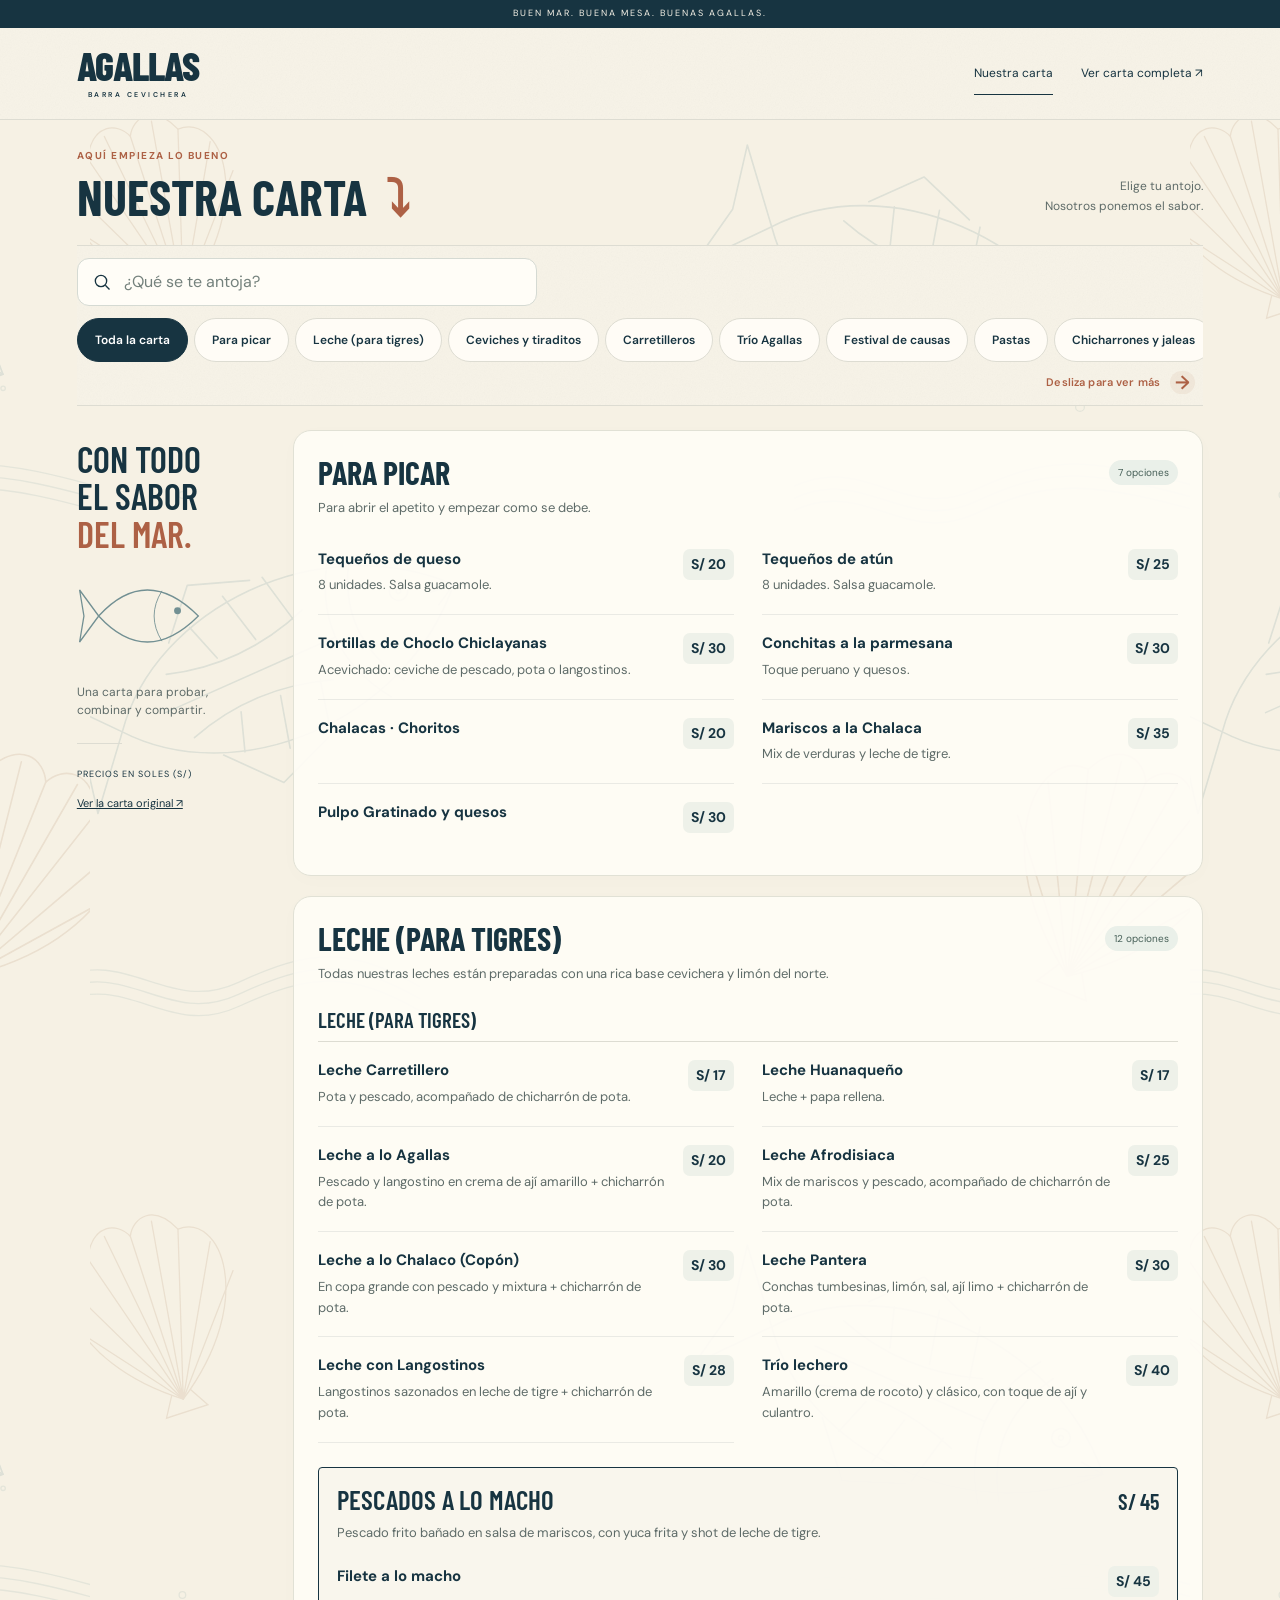
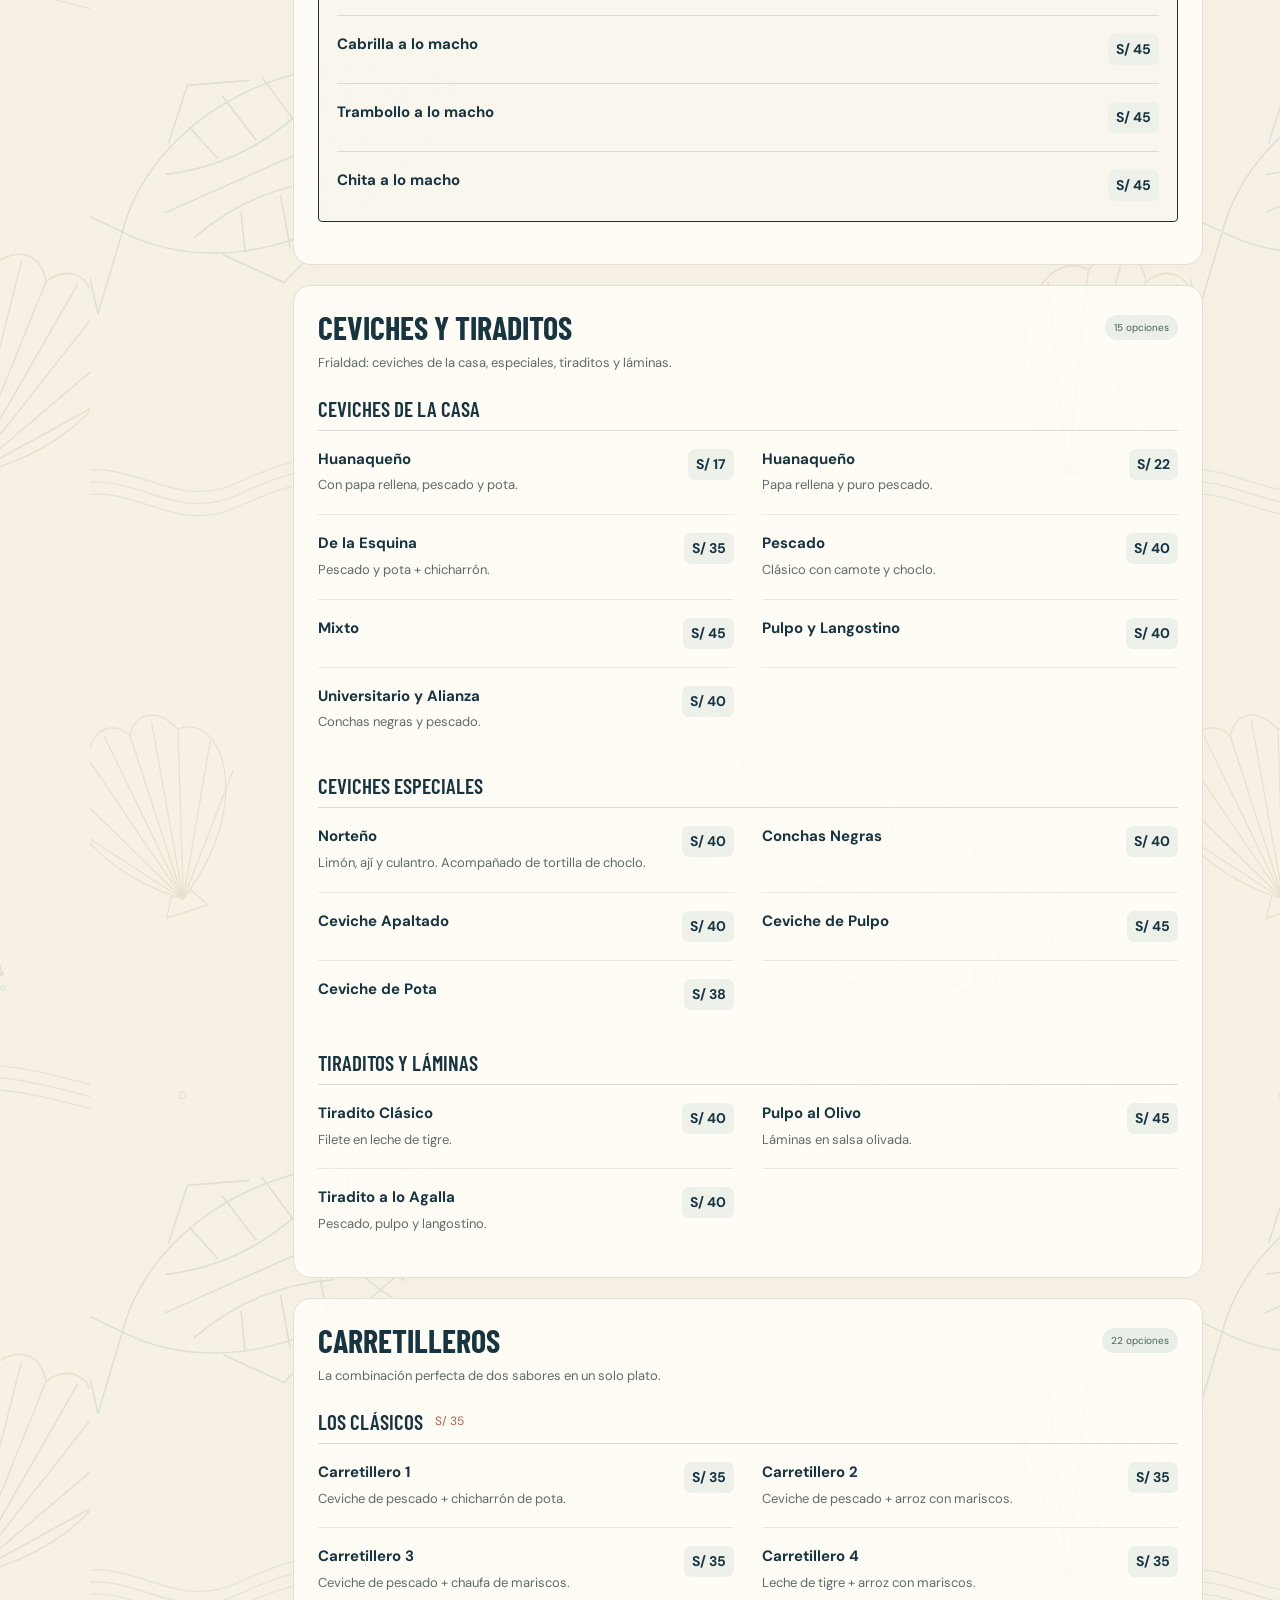
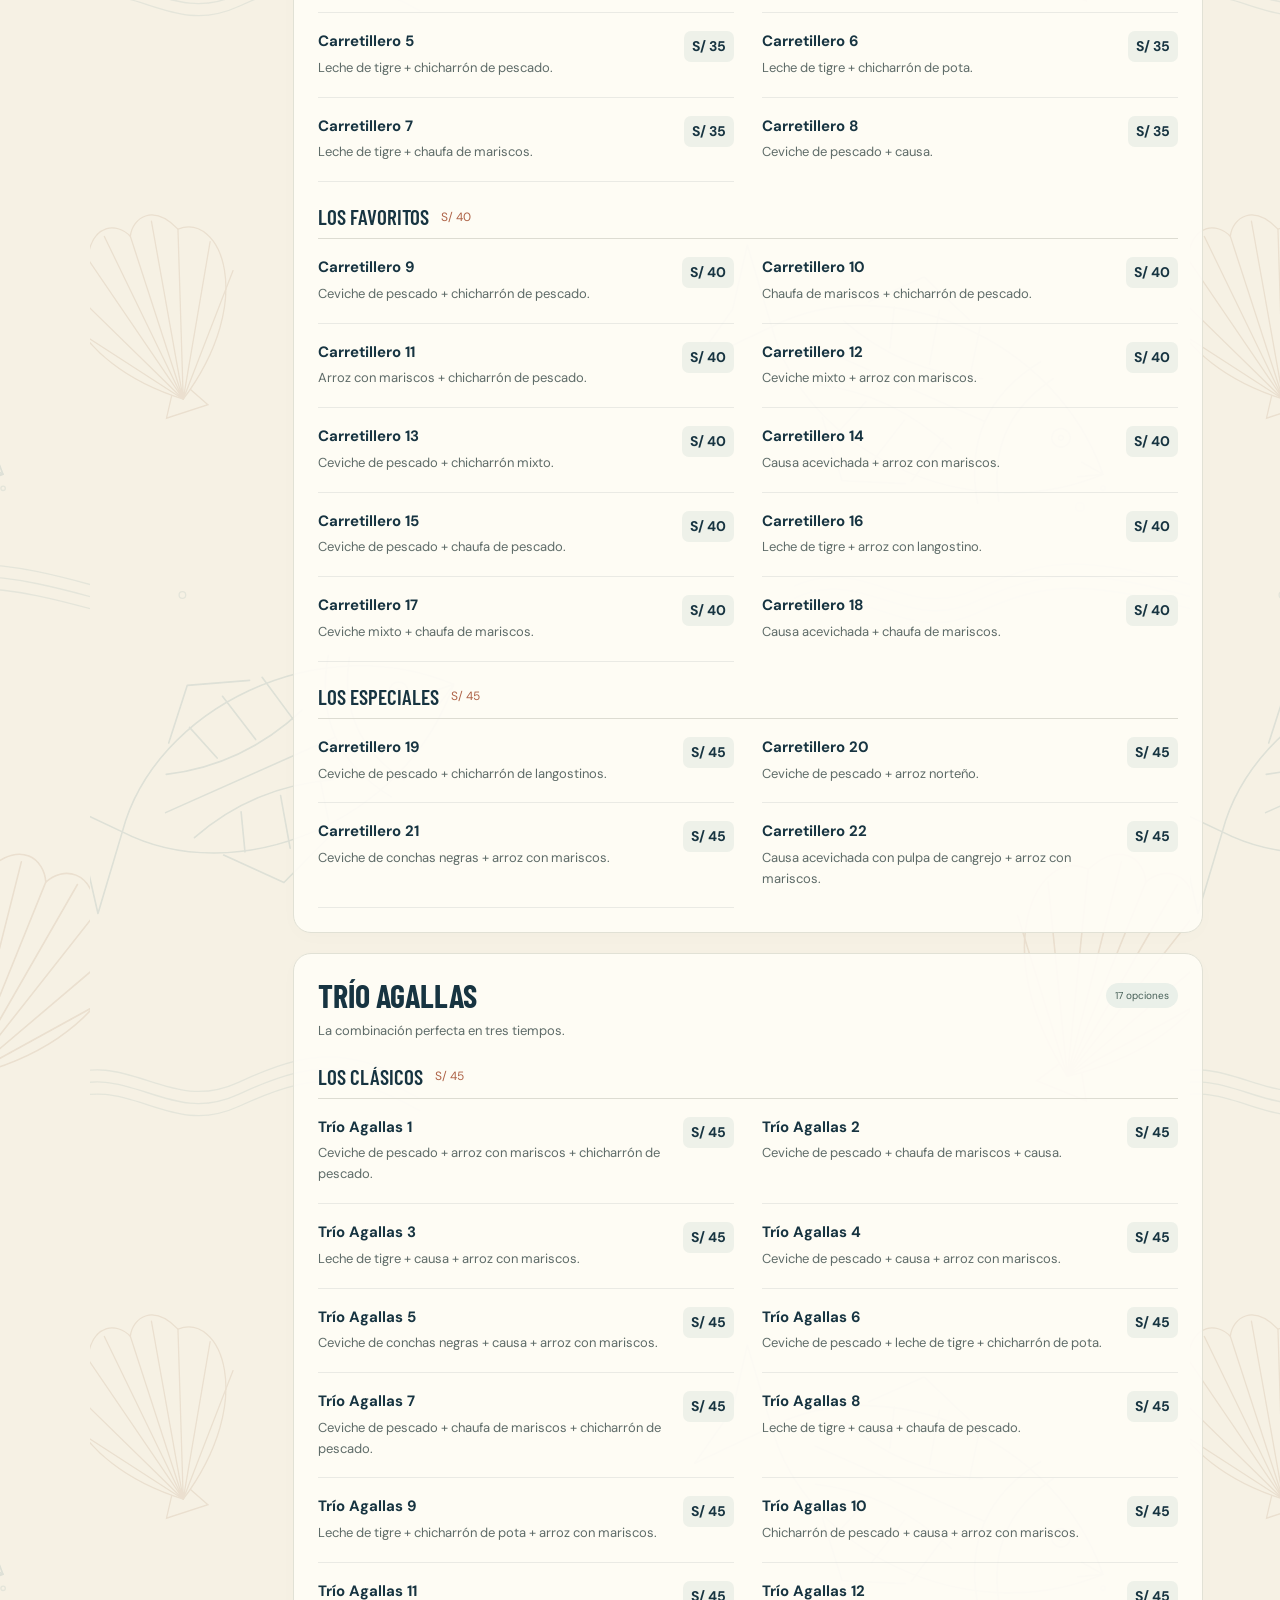
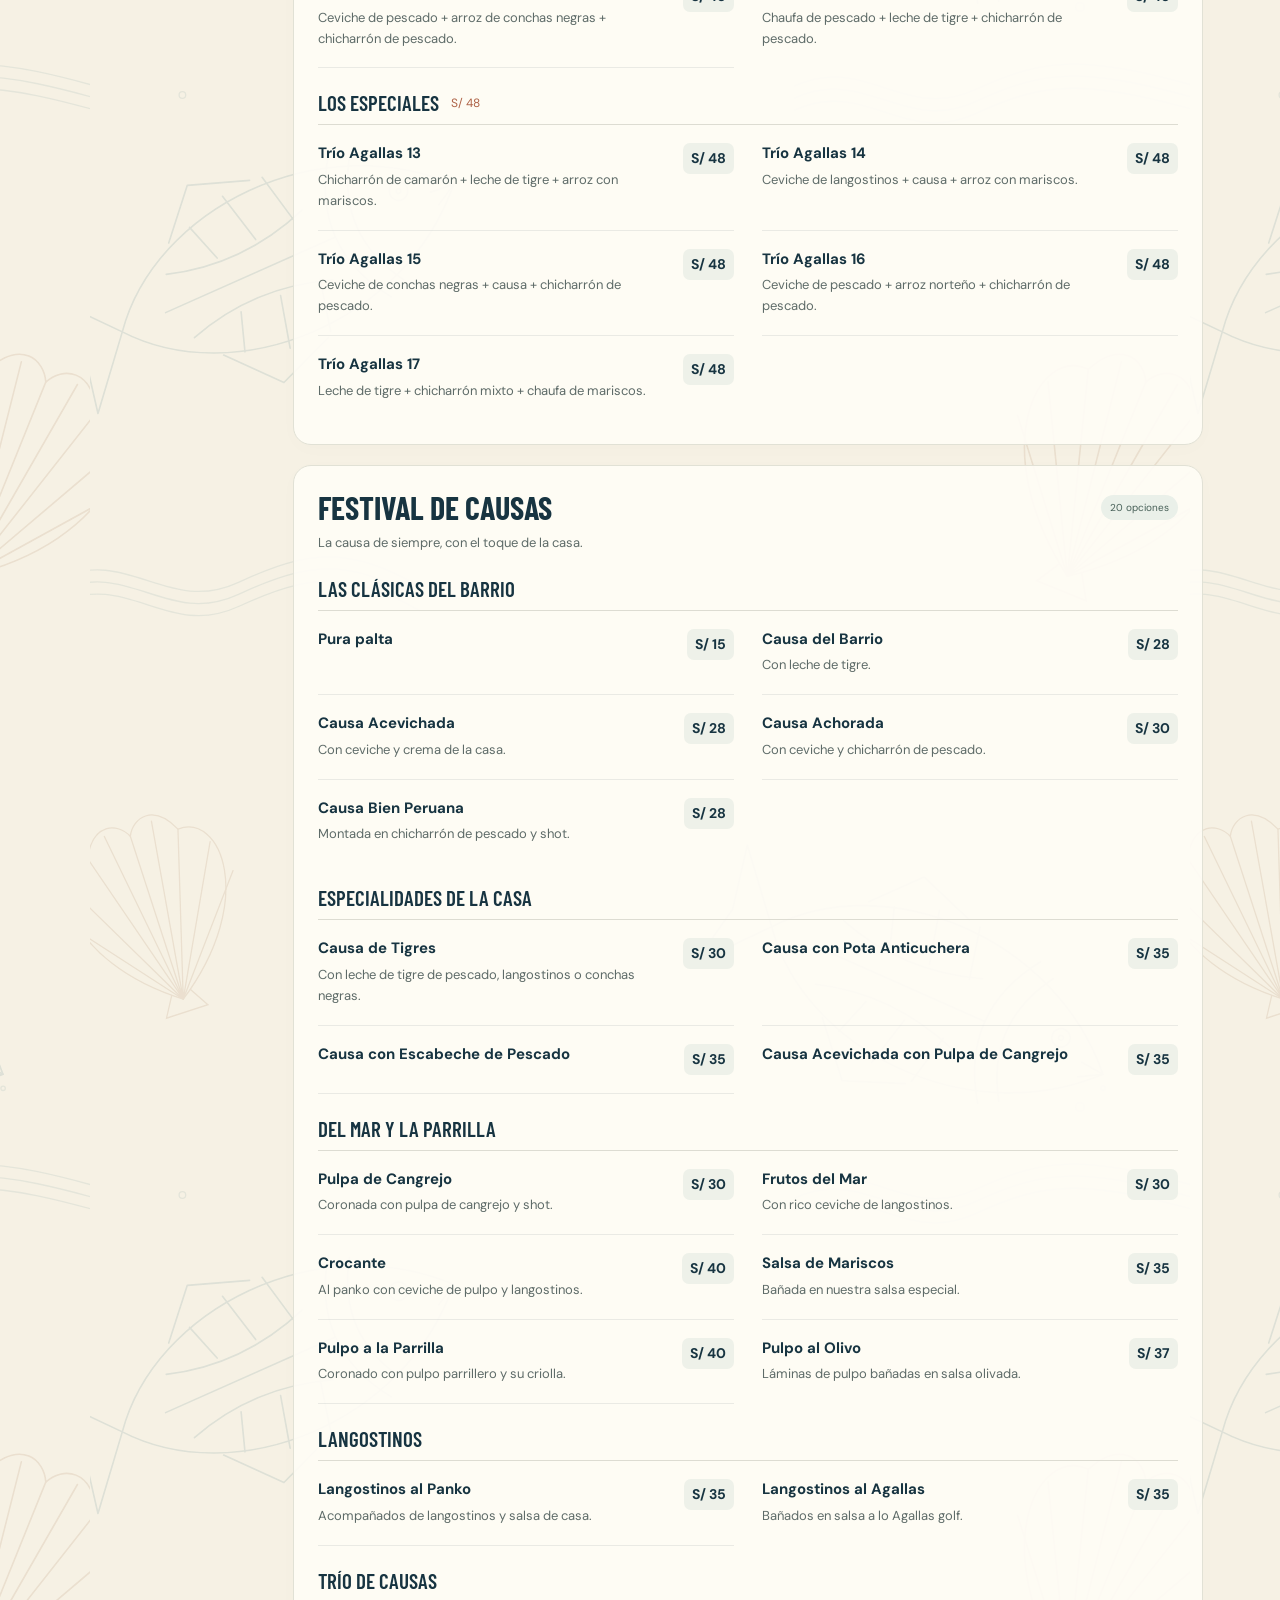
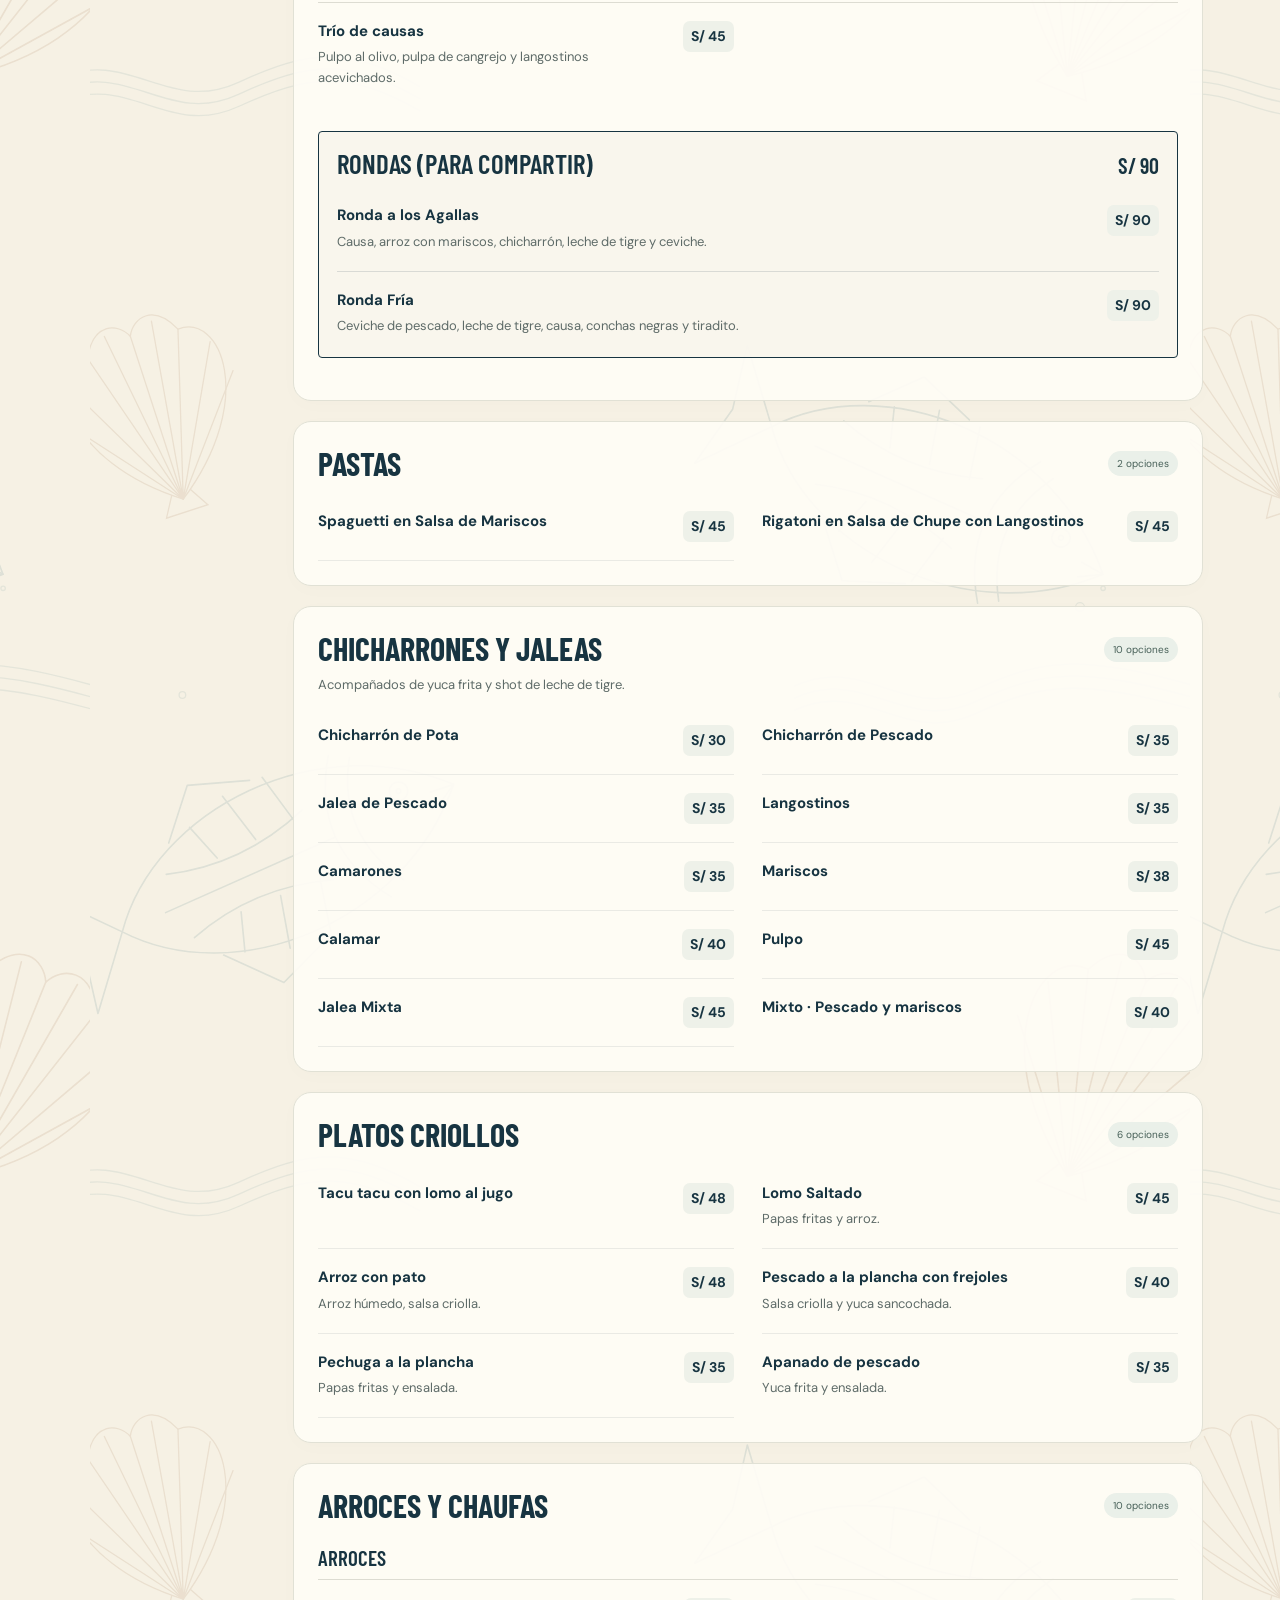
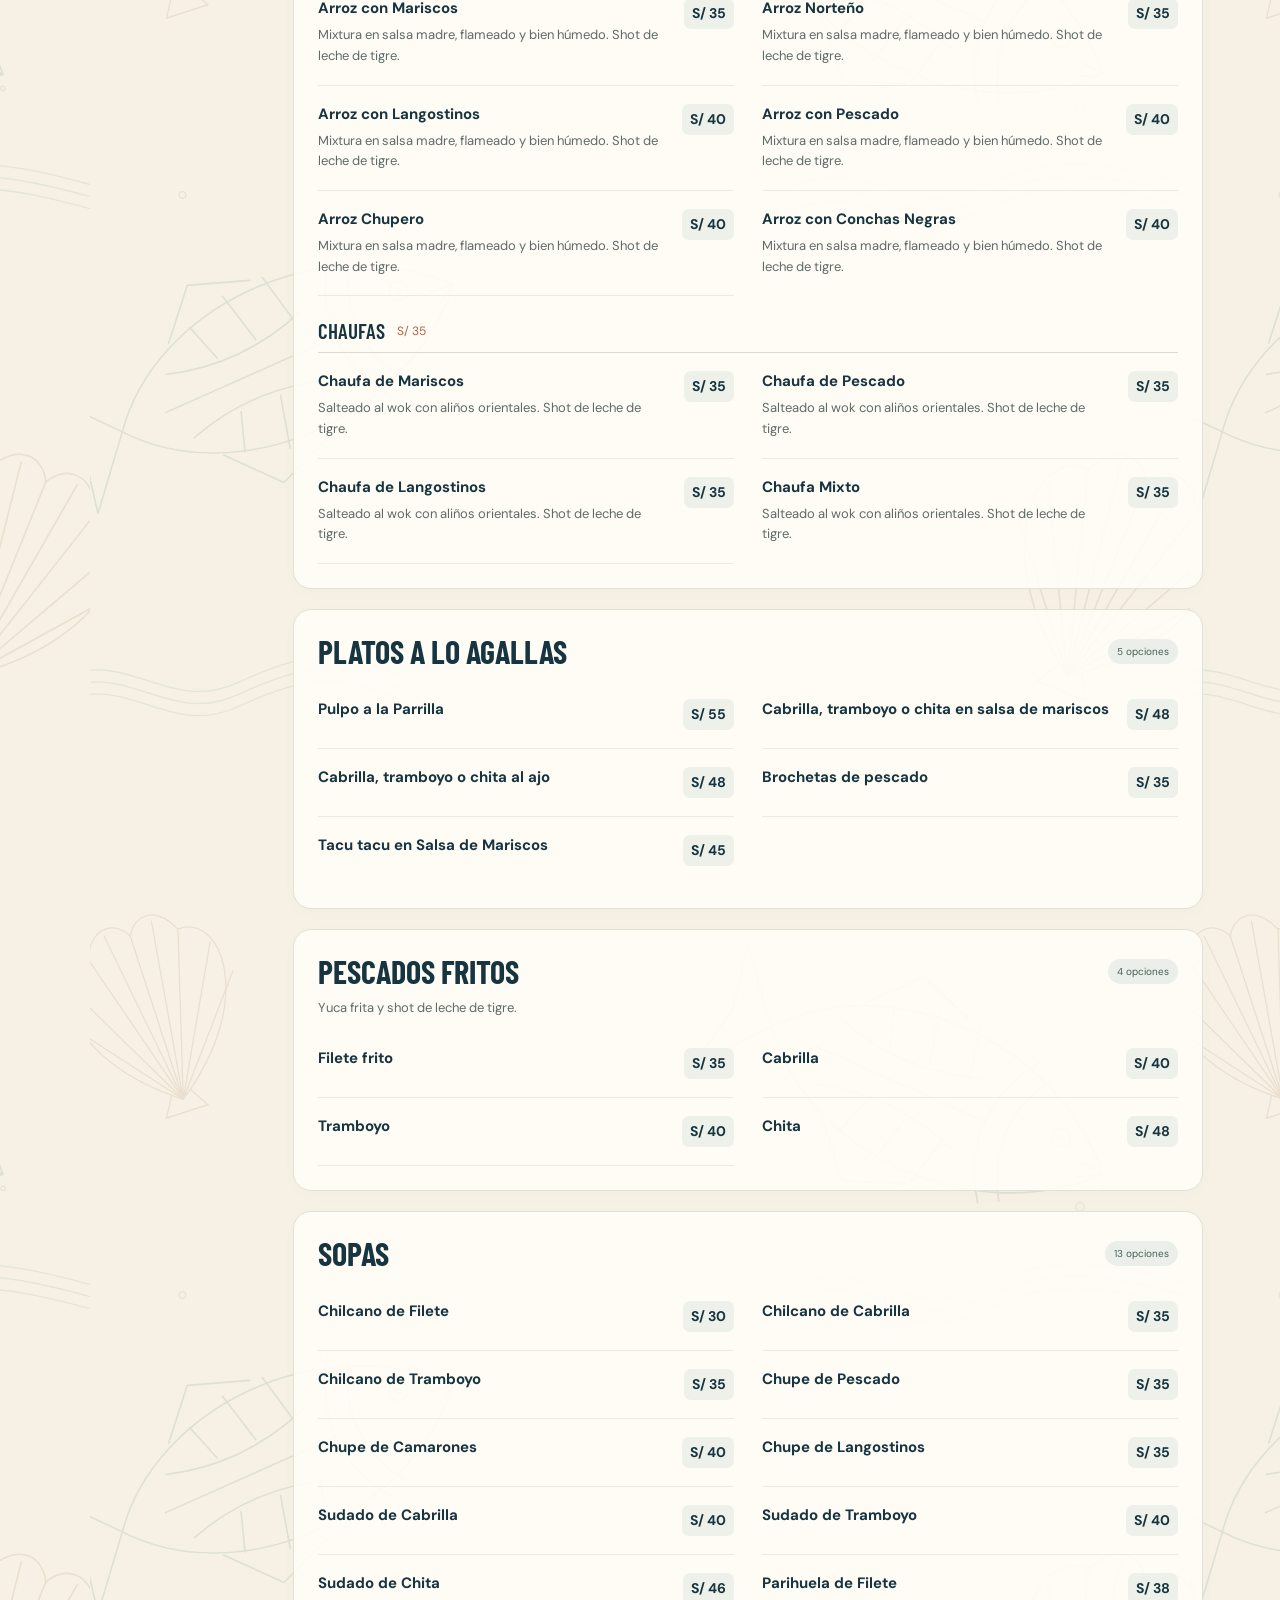
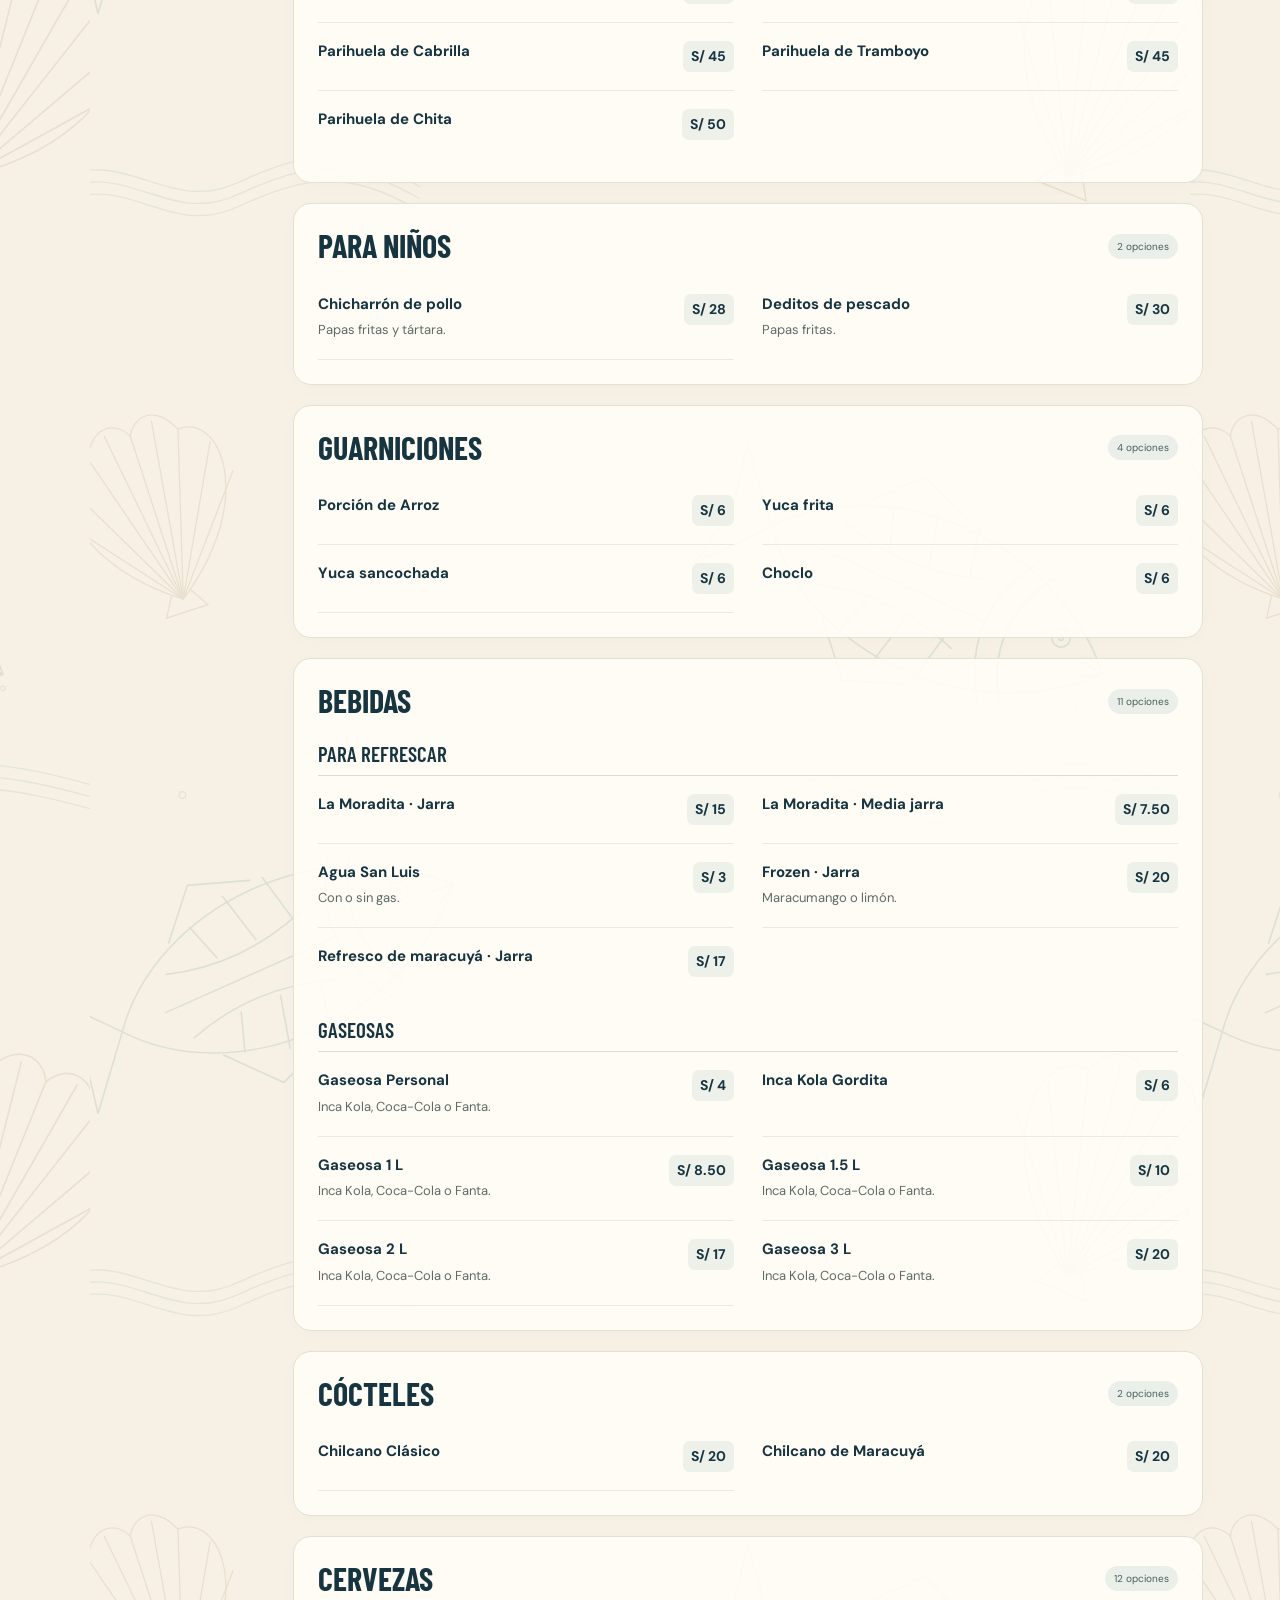
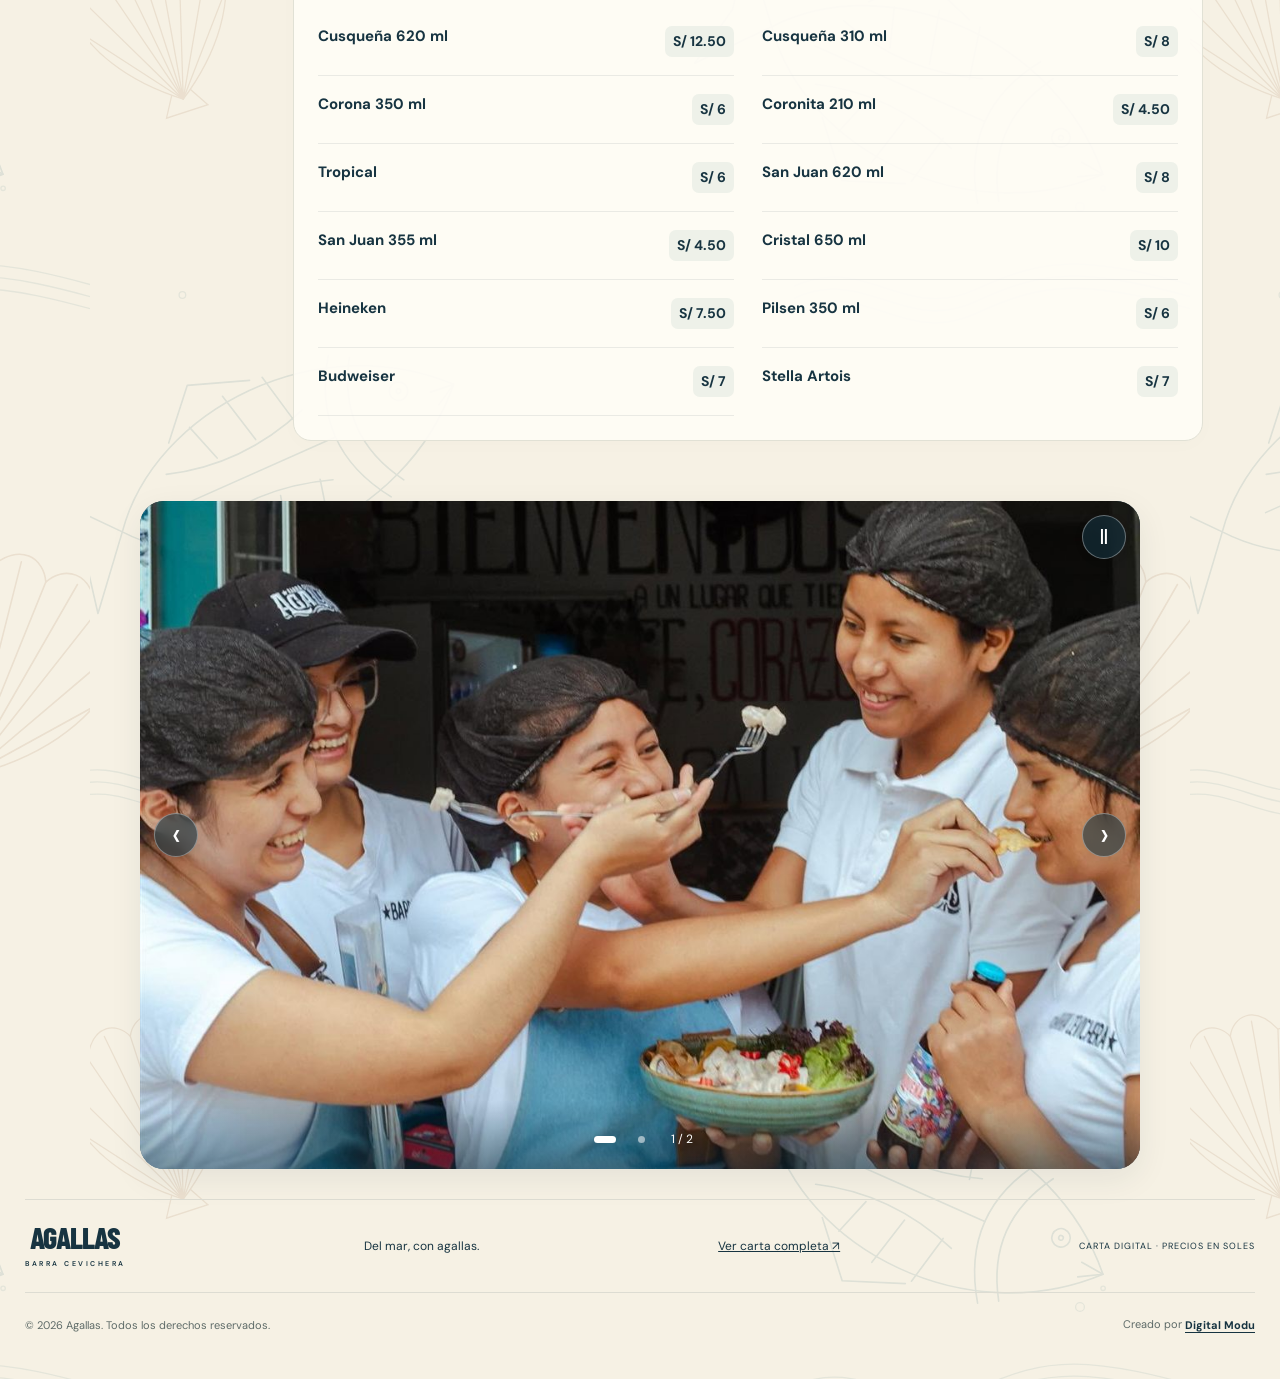
<file: index.html>
<!doctype html>
<html lang="es"><head><meta charset="utf-8"><meta name="viewport" content="width=device-width, initial-scale=1, viewport-fit=cover"><meta name="theme-color" content="#122e3c"><meta name="description" content="Explora la carta de Agallas, barra cevichera. Ceviches, carretilleros, causas y sabores del mar."><title>Agallas — Barra cevichera · Carta digital</title><link rel="preconnect" href="https://fonts.googleapis.com"><link rel="preconnect" href="https://fonts.gstatic.com" crossorigin><link href="https://fonts.googleapis.com/css2?family=Barlow+Condensed:wght@500;600;700;800&family=DM+Sans:wght@400;500;600;700&display=swap" rel="stylesheet"><link rel="stylesheet" href="style.css?v=20261026-swipe"><link rel="stylesheet" href="responsive.css?v=20261028-galeria"></head>
<body>
<div class="topline">BUEN MAR. BUENA MESA. BUENAS AGALLAS.</div>
<header class="header"><a href="#" class="brand" aria-label="Agallas, inicio">AGALLAS<span>BARRA CEVICHERA</span></a><div class="mobile-label">Carta digital<small>Precios en soles · S/</small></div><nav><a href="#carta" class="nav-active">Nuestra carta</a><a href="carta-completa.html" target="_blank" rel="noopener">Ver carta completa ↗</a></nav></header>
<main>
<section class="menu-section" id="carta"><div class="section-heading"><div><div class="eyebrow">AQUÍ EMPIEZA LO BUENO</div><h1>NUESTRA CARTA<span>⤵</span></h1></div><div class="menu-note">Elige tu antojo.<br> Nosotros ponemos el sabor.</div></div>
<div class="menu-tools"><div class="categories" role="group" aria-label="Categorías de la carta" id="categories"></div><button type="button" class="category-hint" id="category-hint" aria-label="Ver más categorías" aria-controls="categories" hidden>Desliza para ver más <span aria-hidden="true">→</span></button><label class="search"><svg viewBox="0 0 24 24" fill="none" stroke="currentColor" stroke-width="1.6" aria-hidden="true"><circle cx="10.8" cy="10.8" r="6.8"/><path d="m16 16 5 5"/></svg><input id="search" type="search" enterkeyhint="search" placeholder="¿Qué se te antoja?" aria-label="Buscar platos"></label></div>
<div class="menu-layout"><aside class="menu-sidebar"><div class="side-title">CON TODO<br>EL SABOR<br><em>DEL MAR.</em></div><svg viewBox="0 0 150 90" fill="none" aria-hidden="true"><path d="M25 45Q80-15 140 45Q80 105 25 45L3 15L8 45L3 75Z" stroke="currentColor" stroke-width="1.5"/><circle cx="116" cy="39" r="4" fill="currentColor"/><path d="M98 16Q80 45 98 74" stroke="currentColor"/></svg><p>Una carta para probar,<br>combinar y compartir.</p><div class="side-rule"></div><small>PRECIOS EN SOLES (S/)</small><a href="carta-completa.html" target="_blank" rel="noopener">Ver la carta original ↗</a></aside><div class="menu-content"><div id="results-note" aria-live="polite"></div><div id="menu"></div><div class="empty" id="empty" hidden><h3>No encontramos ese antojo</h3><p>Prueba con “ceviche”, “pulpo” o el nombre de otro plato.</p><button id="clear-search">Ver toda la carta ↗</button></div></div></div>
</section>
<section class="photo-gallery" id="galeria" role="region" aria-roledescription="carrusel" aria-label="Fotos de Agallas">
  <div class="gallery-stage">
    <figure class="gallery-slide is-active" role="group" aria-roledescription="diapositiva" aria-label="1 de 2" aria-hidden="false"><img src="agallas-galeria-1.jpg" alt="El equipo de Agallas compartiendo un ceviche." width="1200" height="802" loading="lazy" decoding="async"></figure>
    <figure class="gallery-slide" role="group" aria-roledescription="diapositiva" aria-label="2 de 2" aria-hidden="true"><img src="agallas-galeria-2.jpg" alt="El equipo de Agallas reunido con sus platos y utensilios de cocina." width="1200" height="802" loading="lazy" decoding="async"></figure>
  </div>
  <button type="button" class="gallery-play" id="gallery-play" aria-label="Pausar galería automática"><span aria-hidden="true">Ⅱ</span></button>
  <button type="button" class="gallery-arrow gallery-prev" id="gallery-prev" aria-label="Foto anterior">‹</button>
  <button type="button" class="gallery-arrow gallery-next" id="gallery-next" aria-label="Foto siguiente">›</button>
  <div class="gallery-controls"><div class="gallery-dots" role="group" aria-label="Elegir foto"><button type="button" data-slide="0" aria-label="Ver foto 1" aria-pressed="true"></button><button type="button" data-slide="1" aria-label="Ver foto 2" aria-pressed="false"></button></div><span id="gallery-count" aria-live="off">1 / 2</span></div>
</section>
</main><footer><a href="#" class="brand">AGALLAS<span>BARRA CEVICHERA</span></a><p>Del mar, con agallas.</p><a class="footer-original" href="carta-completa.html" target="_blank" rel="noopener">Ver carta completa ↗</a><span>CARTA DIGITAL · PRECIOS EN SOLES</span><div class="footer-credits"><span>© 2026 Agallas. Todos los derechos reservados.</span><span>Creado por <a href="https://digitalmodu.com" target="_blank" rel="noopener noreferrer">Digital Modu</a></span></div></footer>
<nav class="mobile-nav" aria-label="Navegación de la carta">
<button type="button" id="nav-menu"><svg viewBox="0 0 24 24" aria-hidden="true"><path d="M4 4h6a3 3 0 0 1 2 1 3 3 0 0 1 2-1h6v15h-6a3 3 0 0 0-2 1 3 3 0 0 0-2-1H4Z"/><path d="M12 5v15"/></svg>Carta</button>
<button type="button" id="nav-categories" aria-haspopup="dialog" aria-controls="category-picker"><svg viewBox="0 0 24 24" aria-hidden="true"><rect x="3" y="3" width="7" height="7" rx="2"/><rect x="14" y="3" width="7" height="7" rx="2"/><rect x="3" y="14" width="7" height="7" rx="2"/><rect x="14" y="14" width="7" height="7" rx="2"/></svg>Categorías</button>
<button type="button" id="nav-search"><svg viewBox="0 0 24 24" aria-hidden="true"><circle cx="10.5" cy="10.5" r="7"/><path d="m16 16 5 5"/></svg>Buscar</button></nav>
<dialog id="category-picker" class="category-picker" aria-labelledby="picker-title"><div class="picker-handle" aria-hidden="true"></div><div class="picker-heading"><h2 id="picker-title">¿Qué se te antoja?</h2><button type="button" id="close-picker" aria-label="Cerrar categorías">×</button></div><div id="picker-options" class="picker-options"></div></dialog>
<script src="menu-data.js?v=20261028-recuadros"></script><script src="app.js?v=20261028-galeria"></script></body></html>
</file>
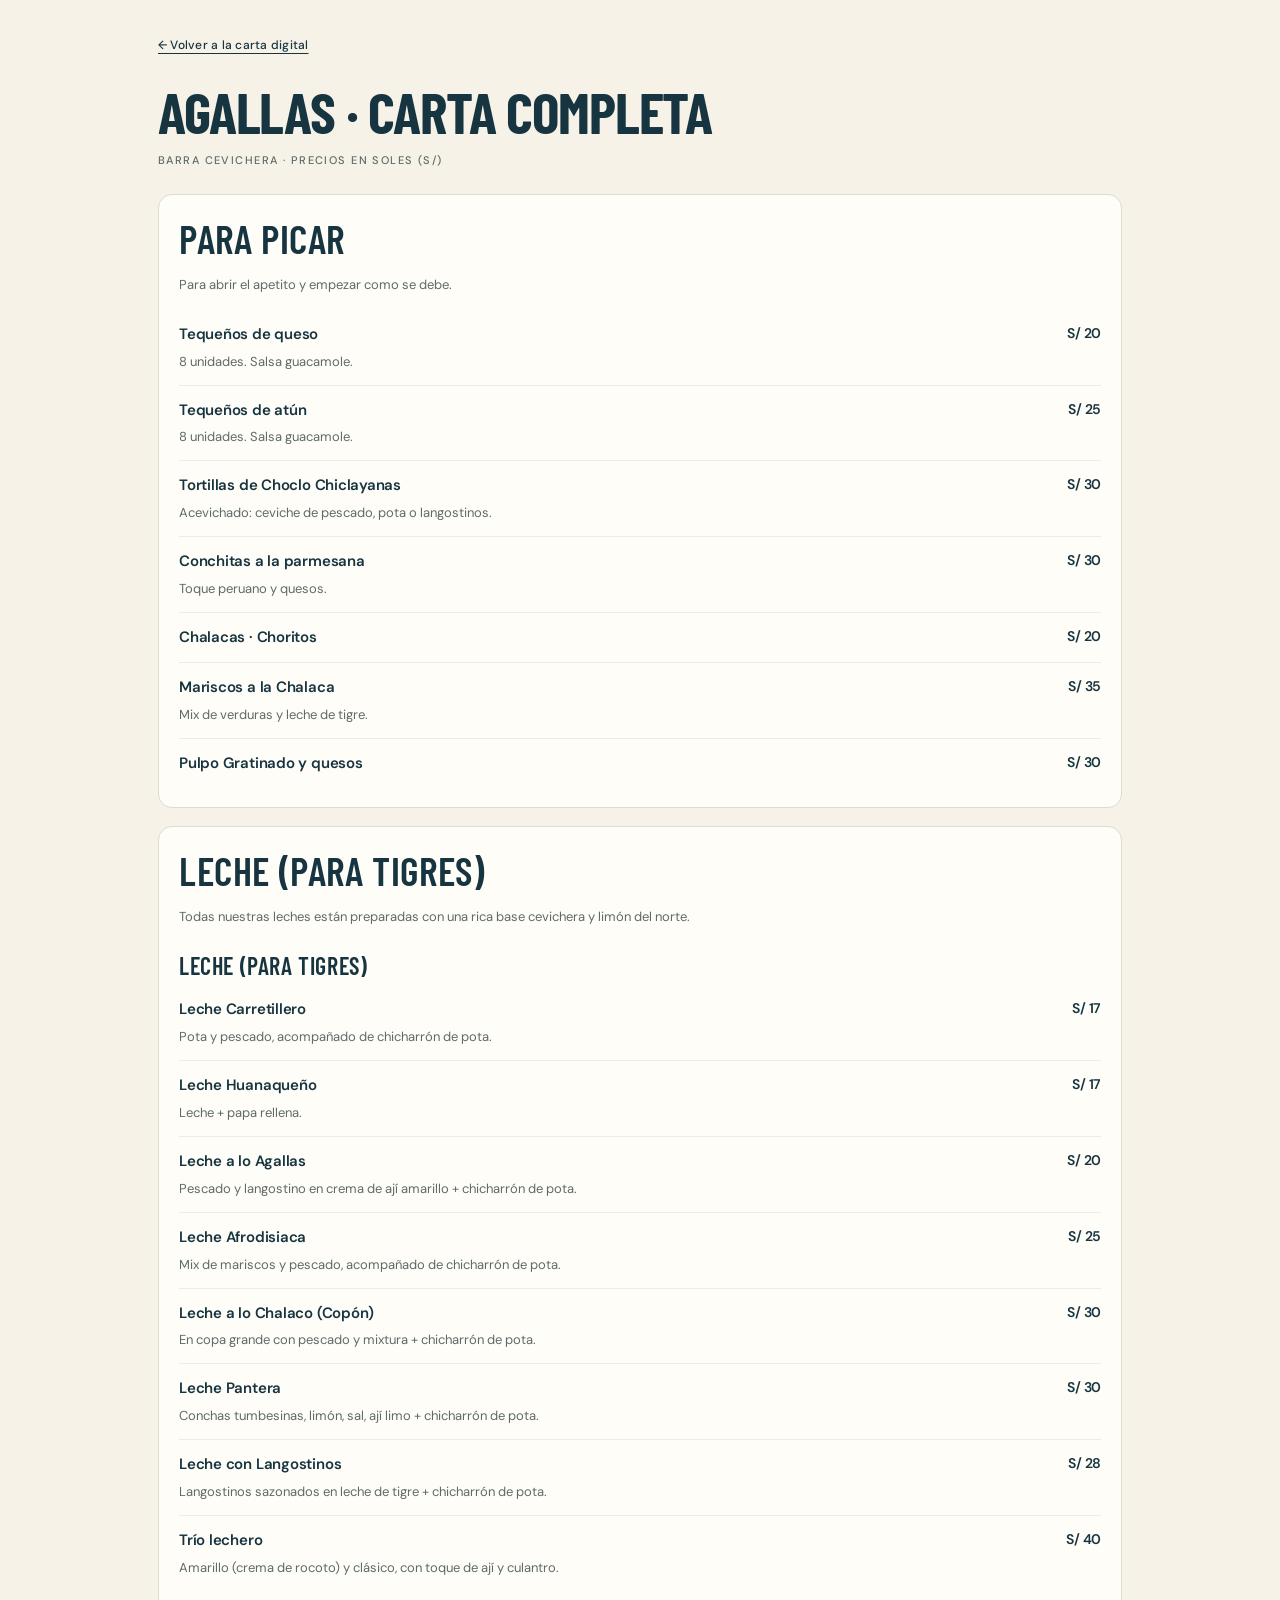
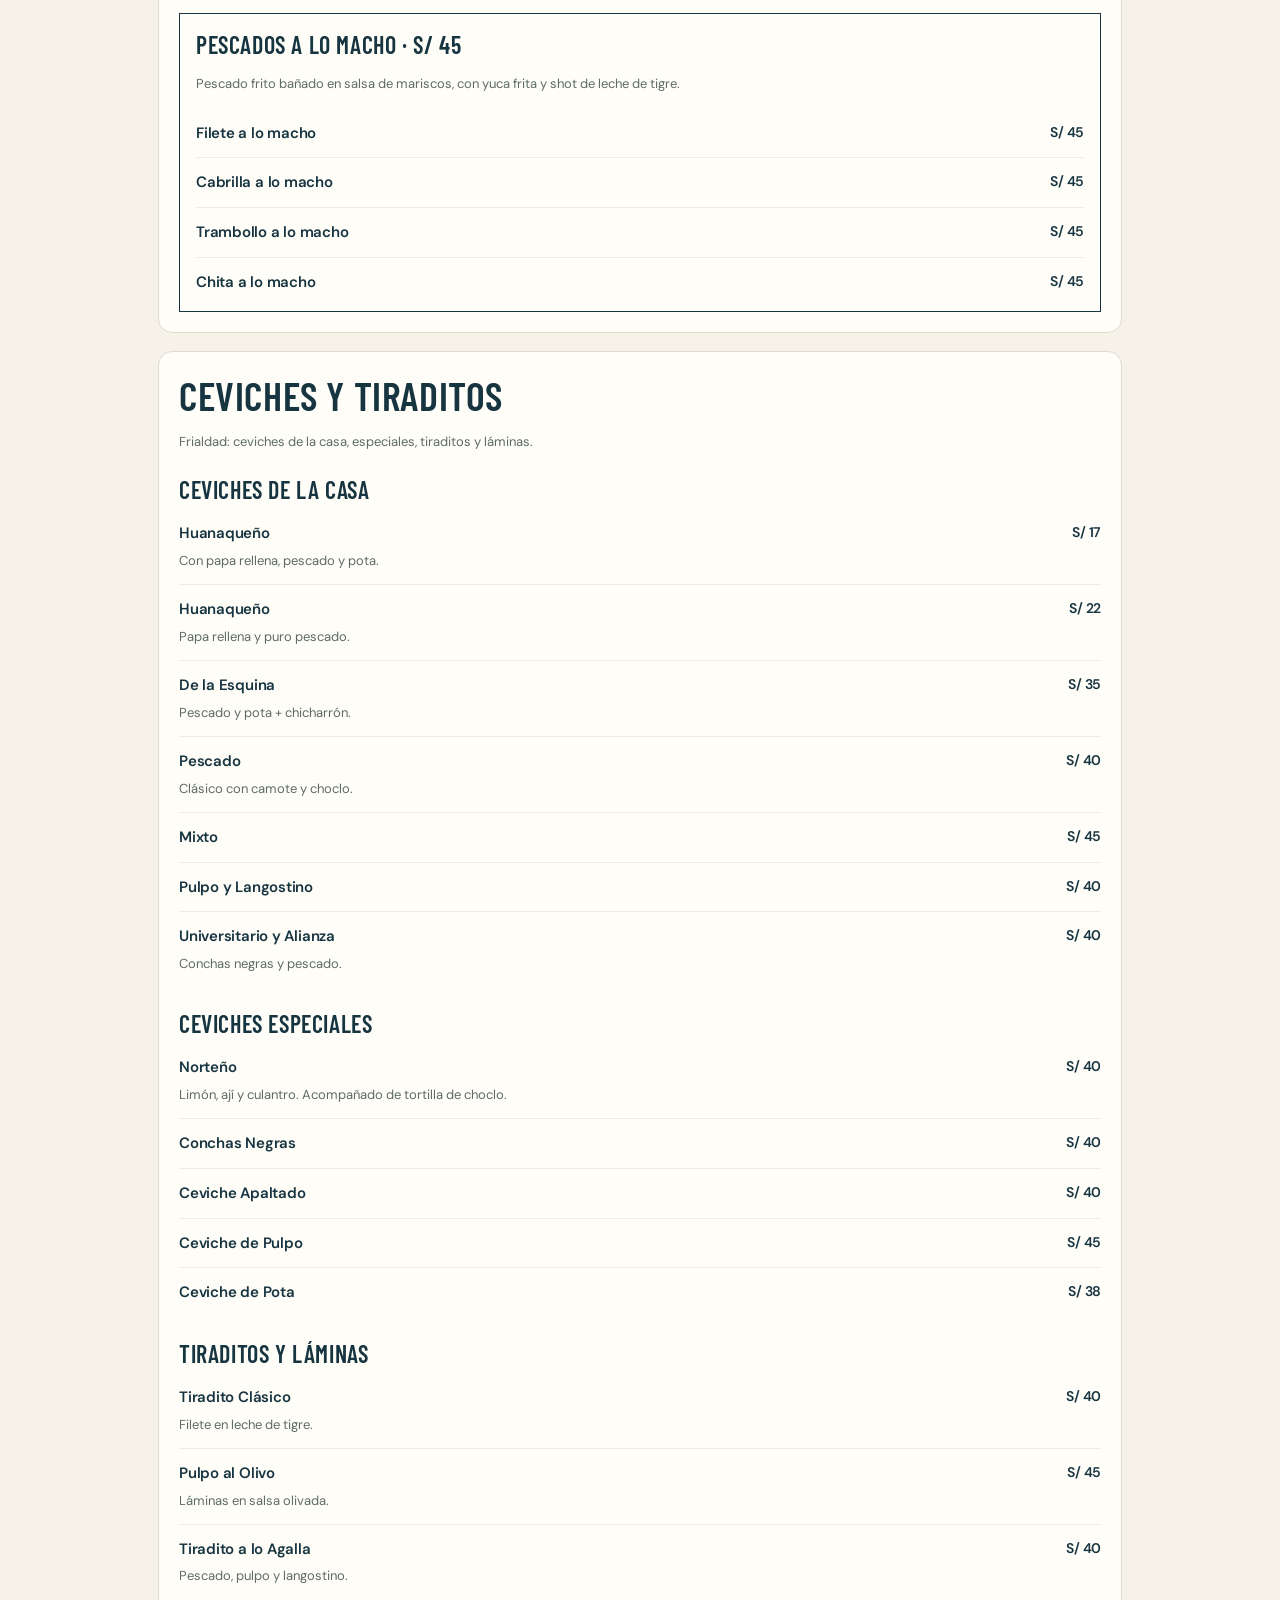
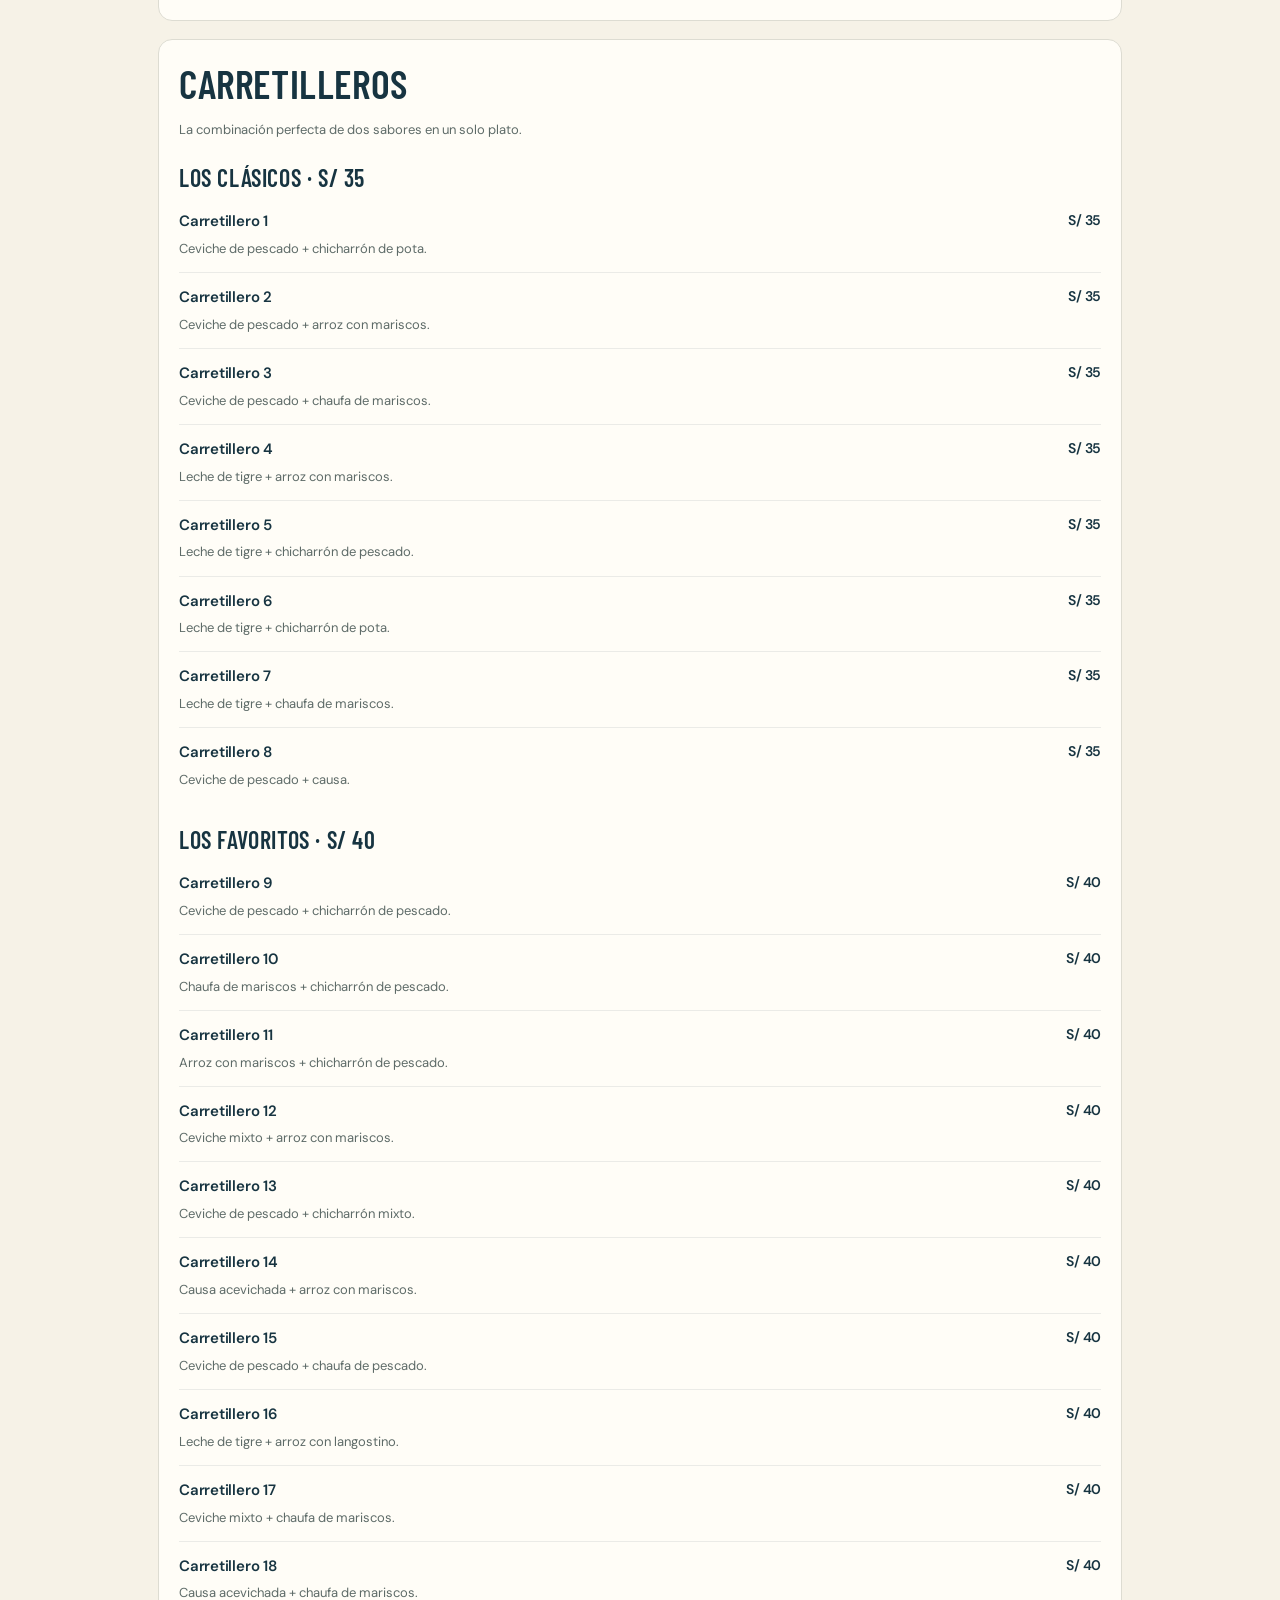
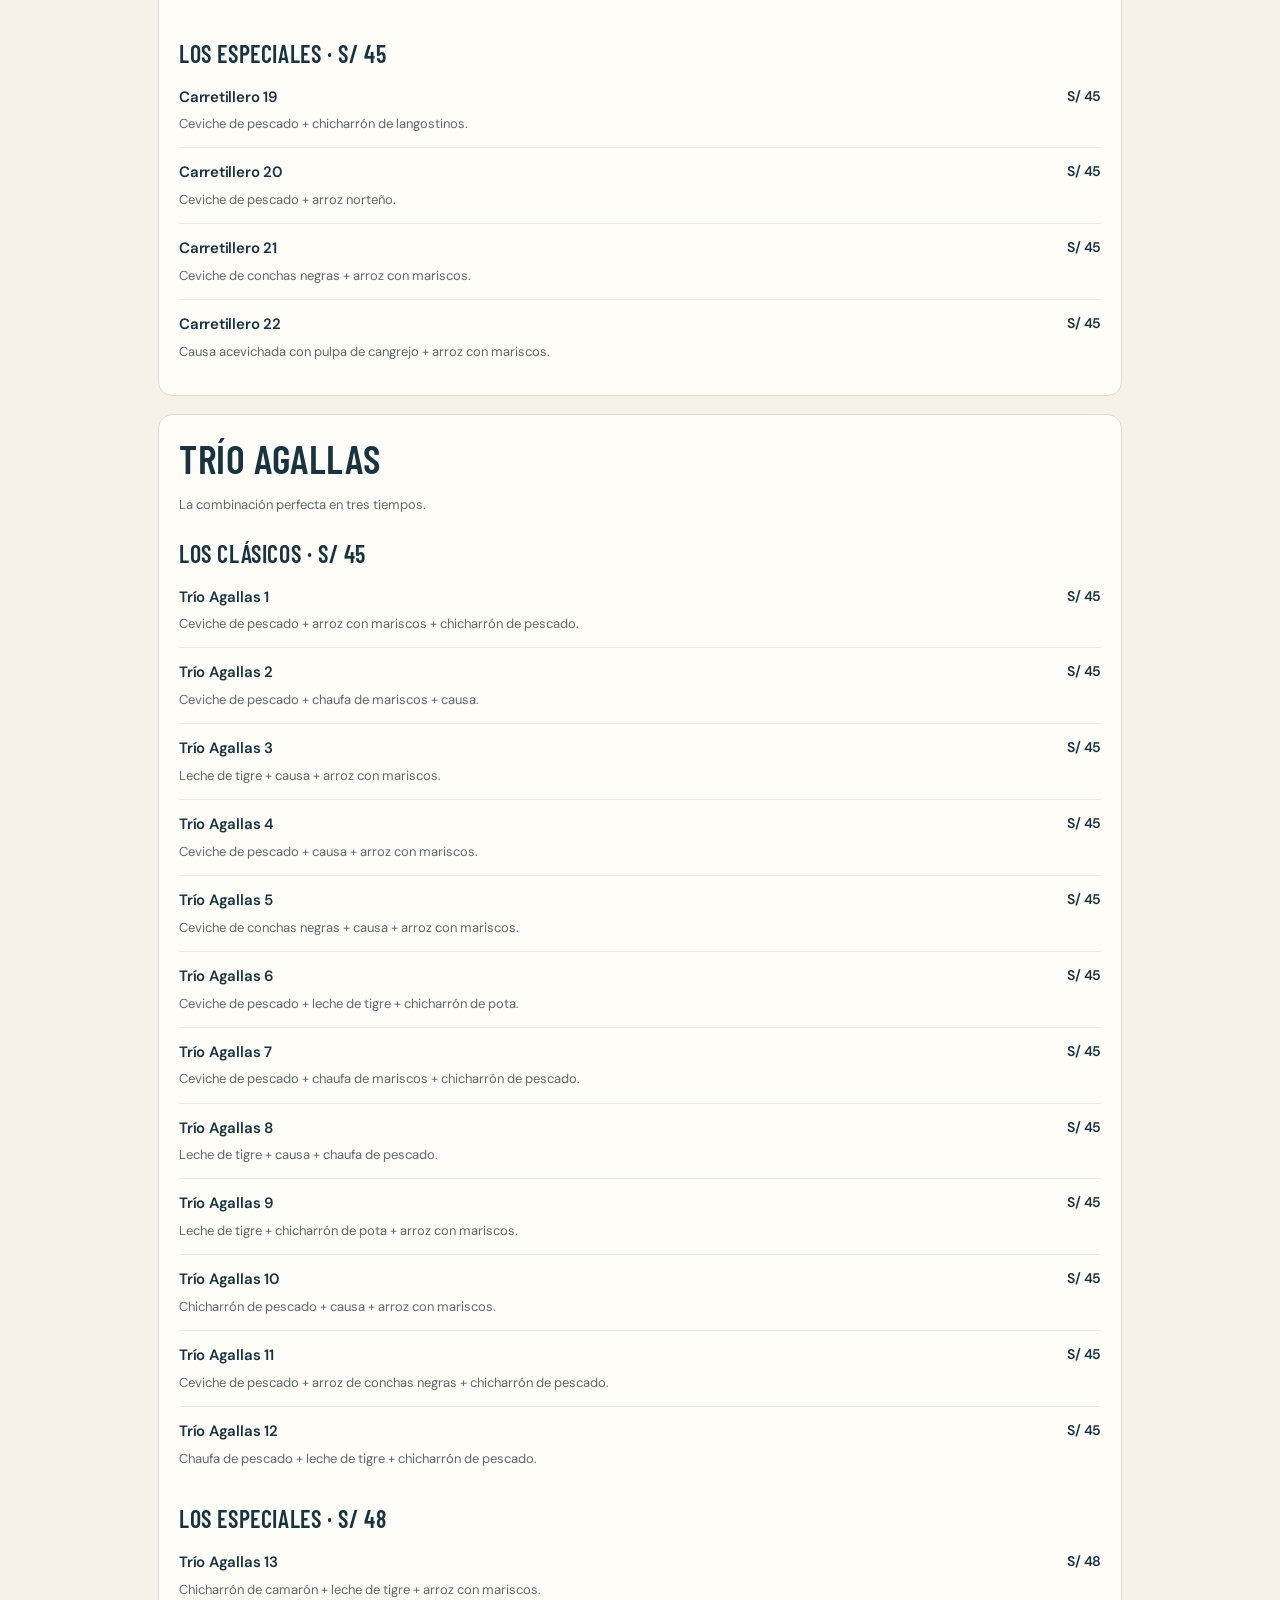
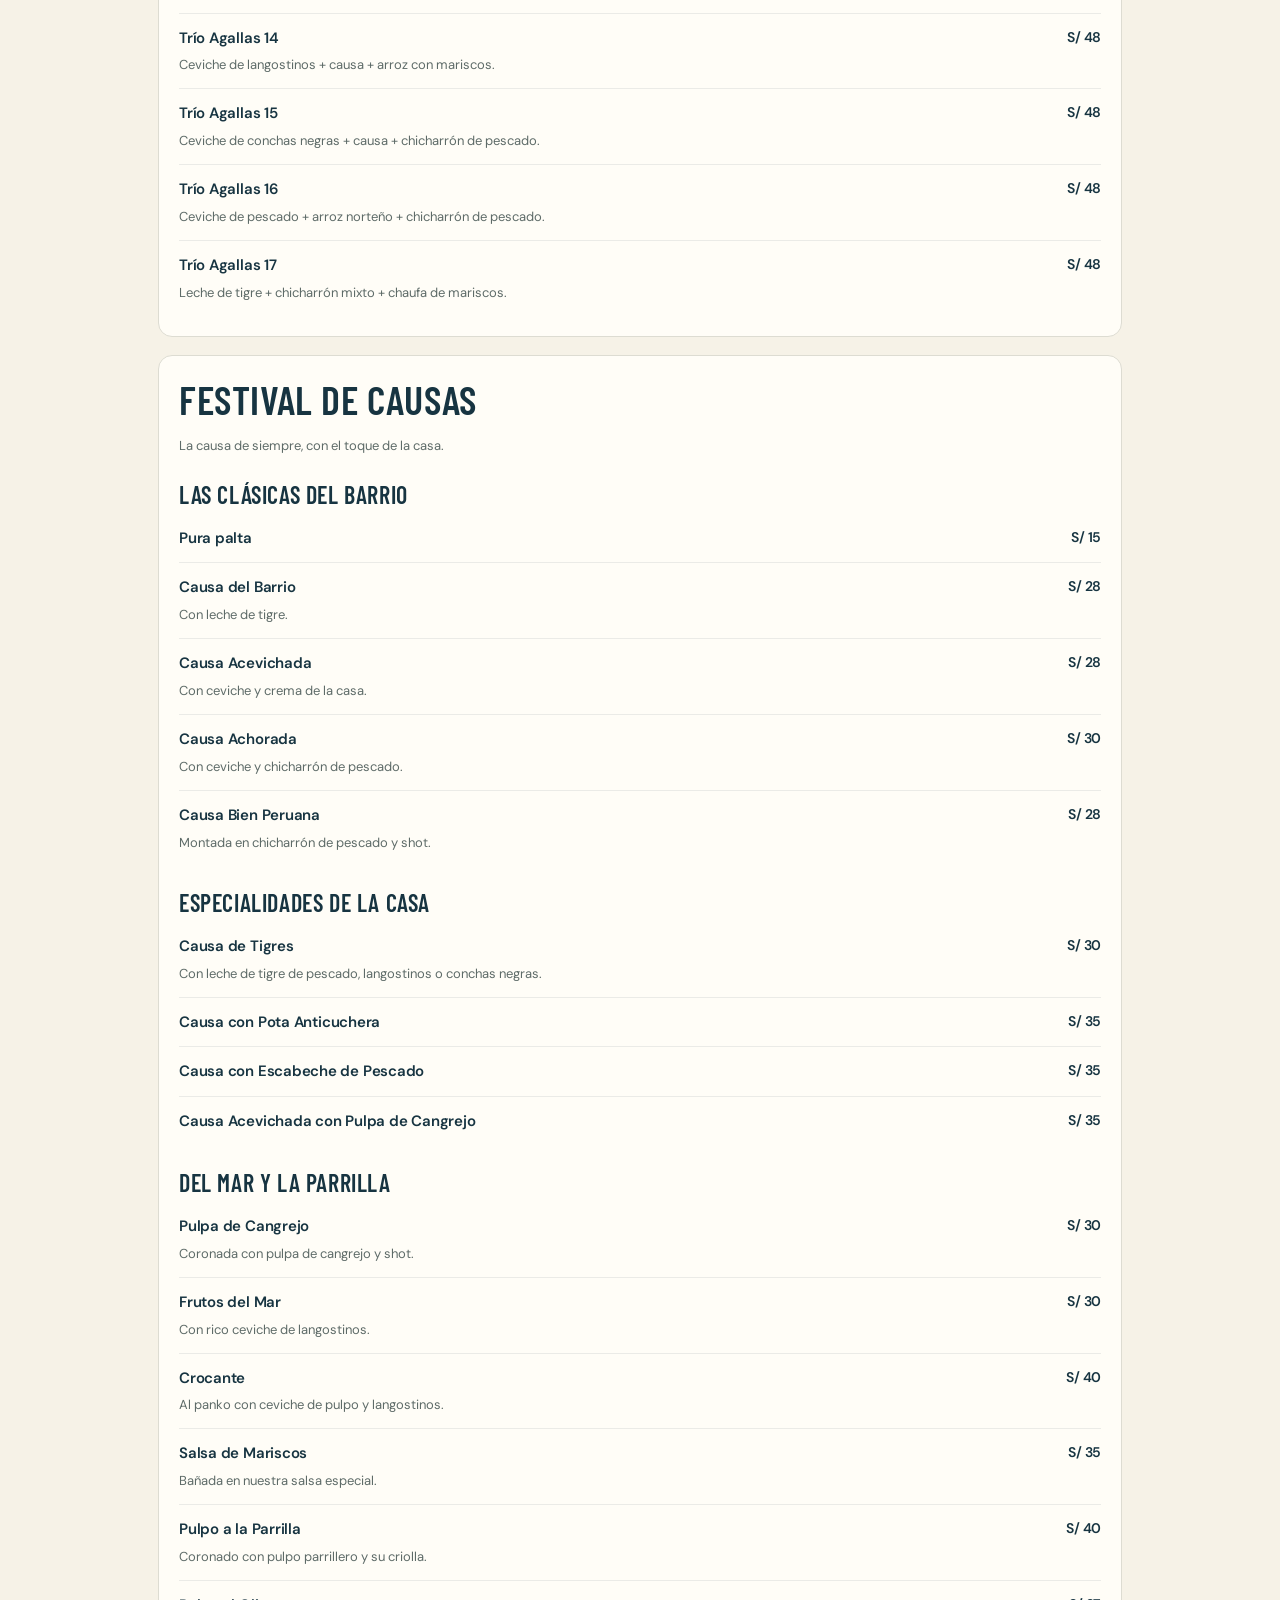
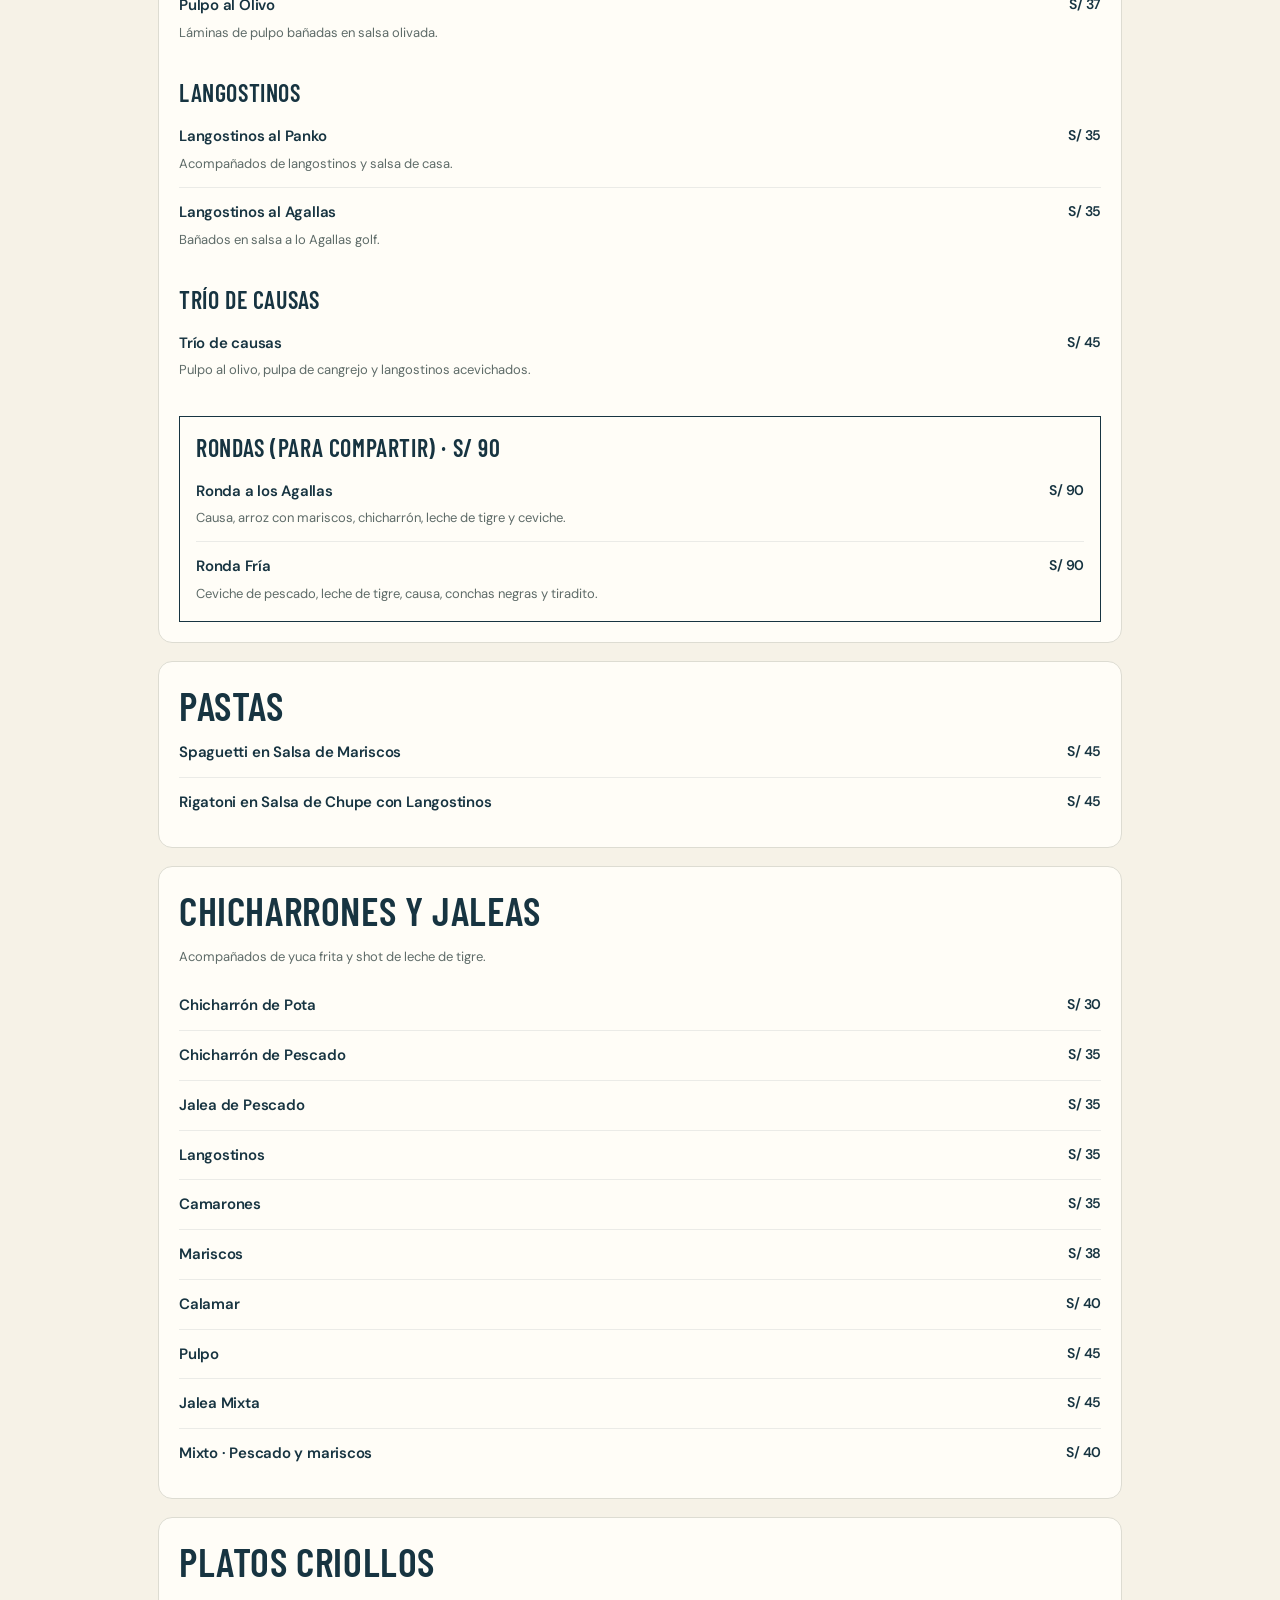
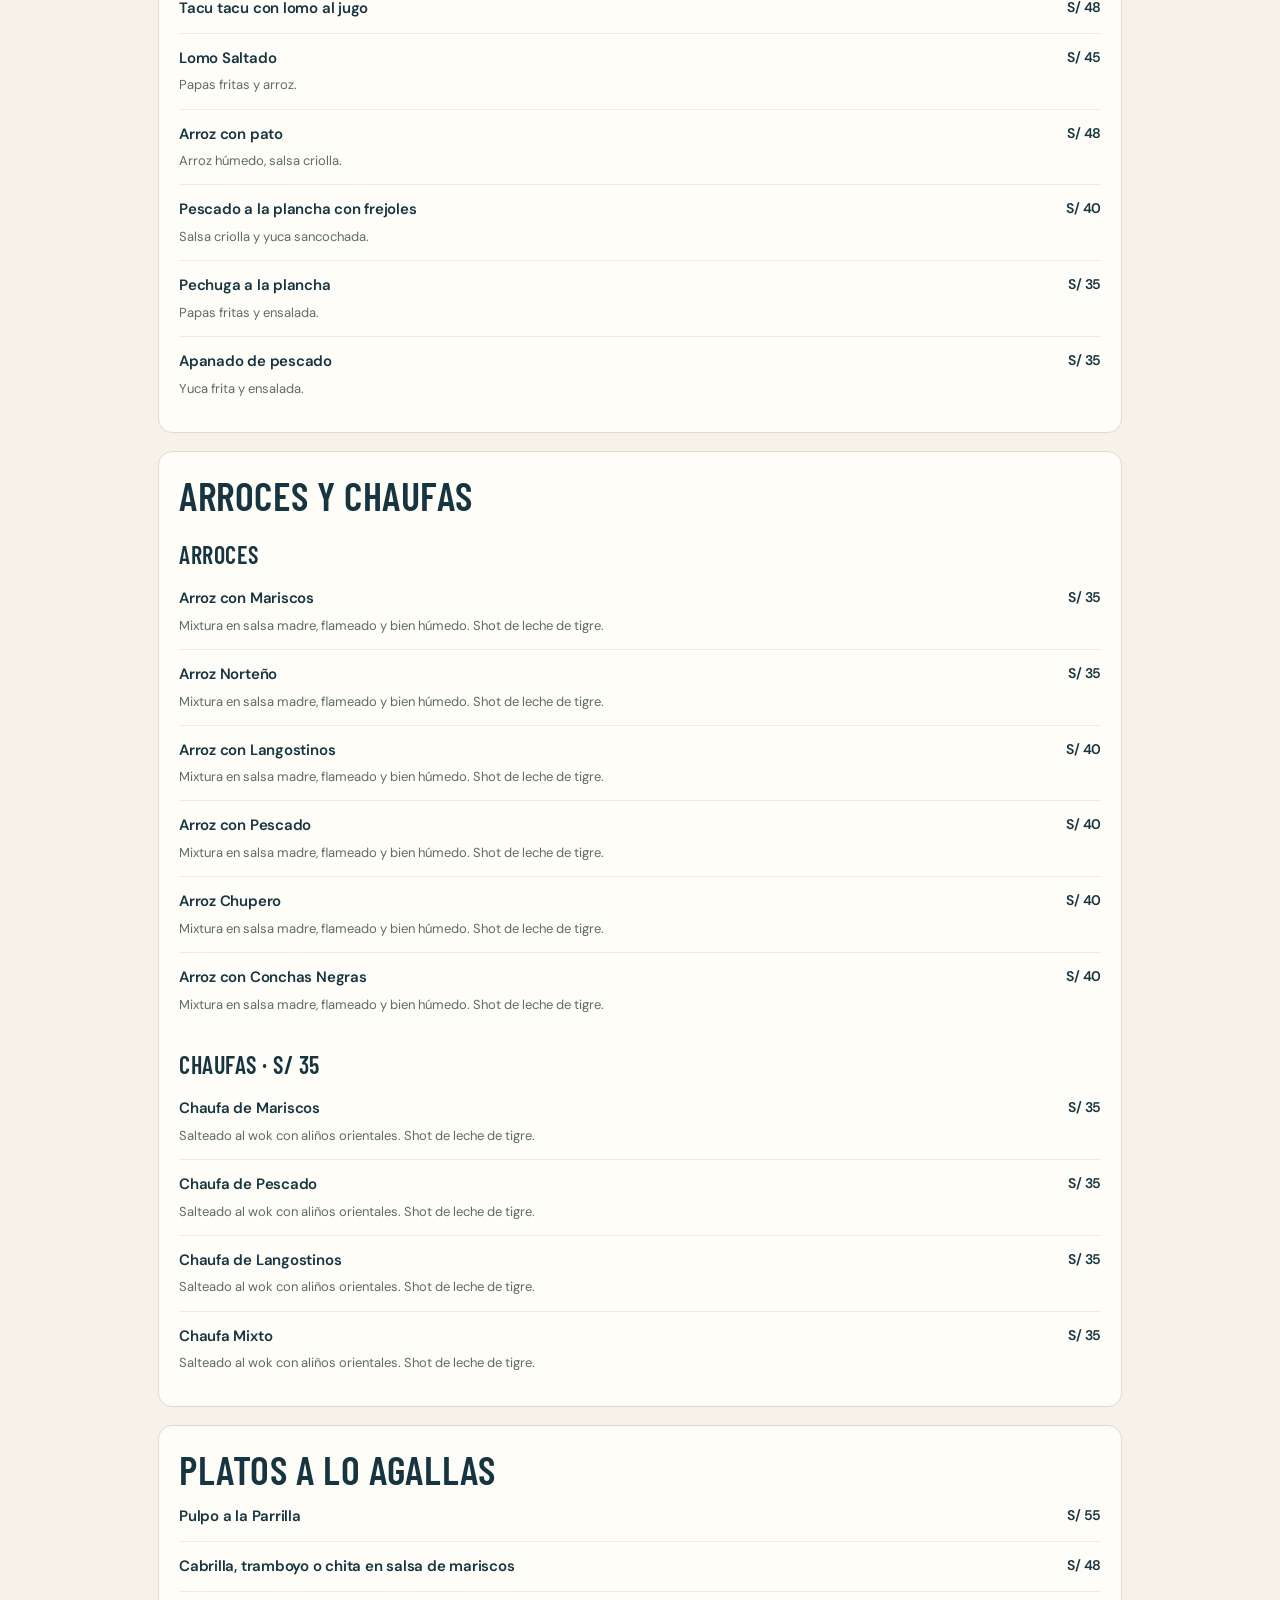
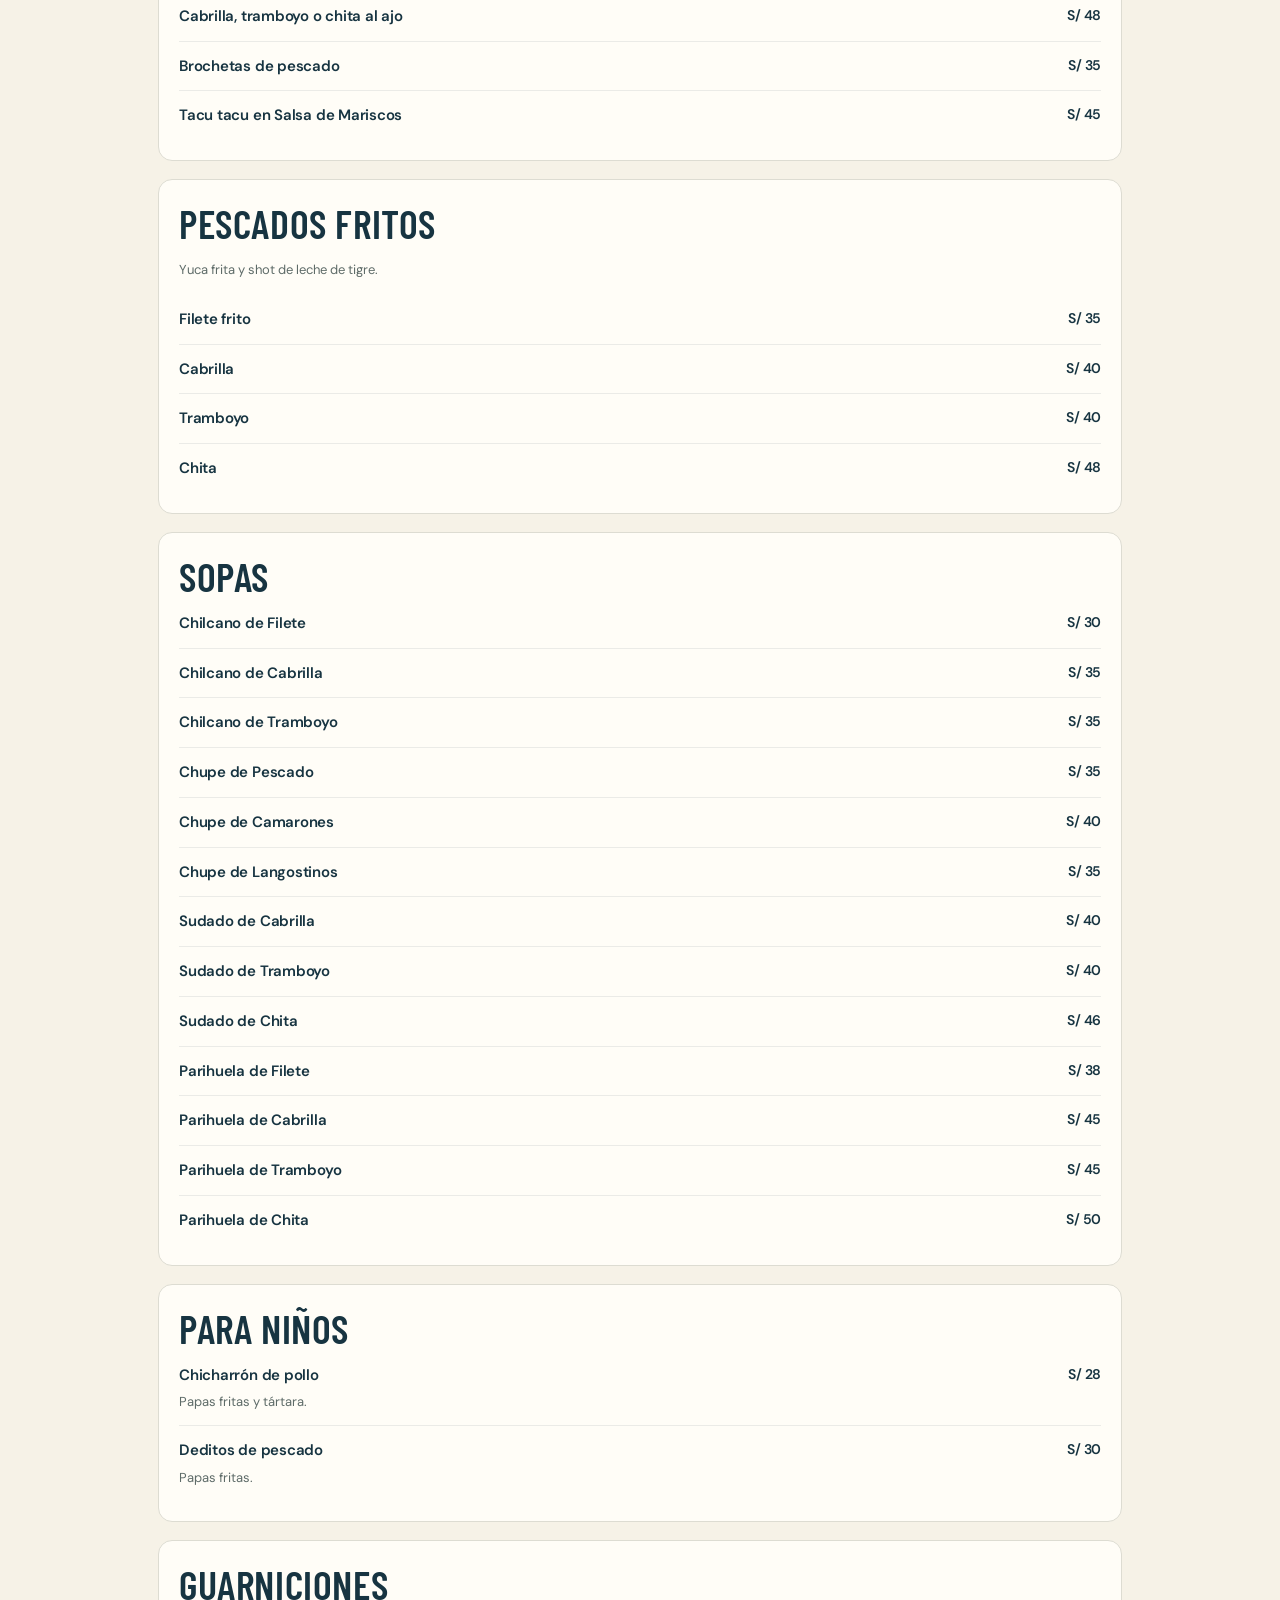
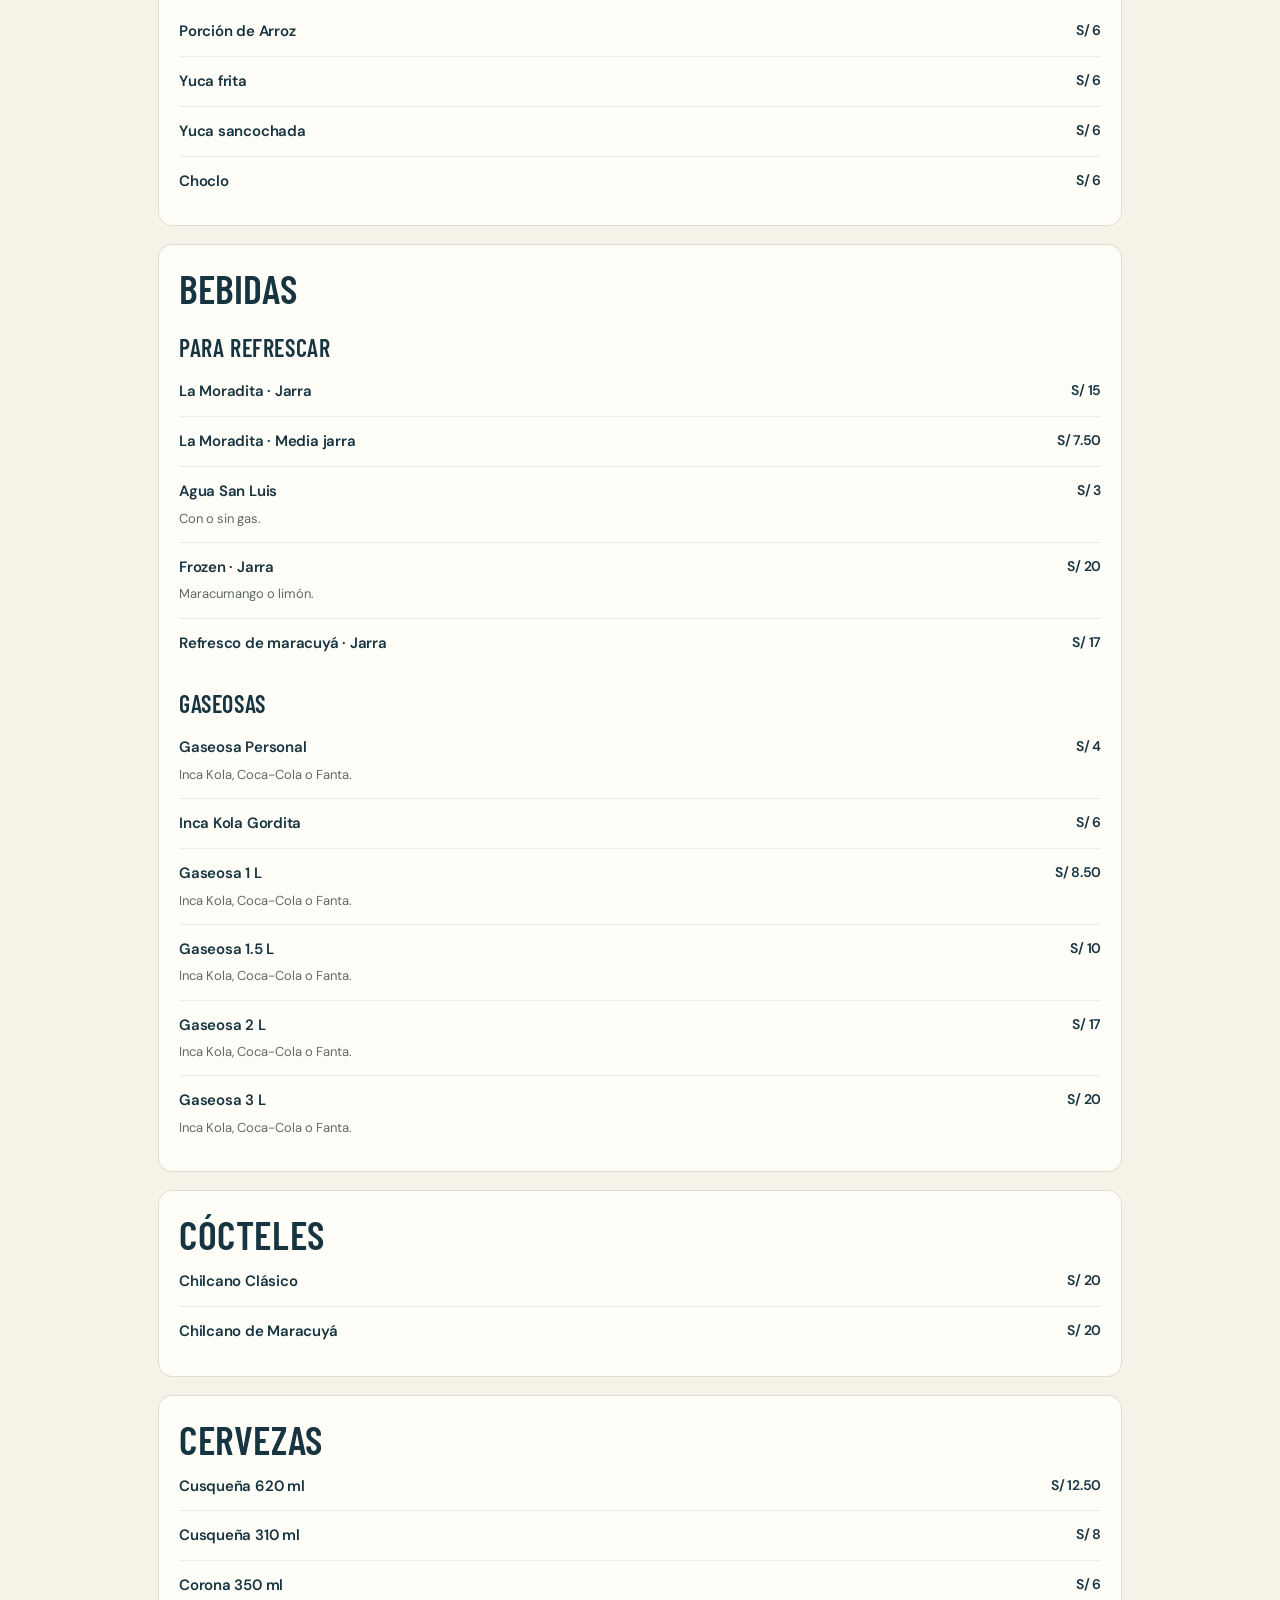
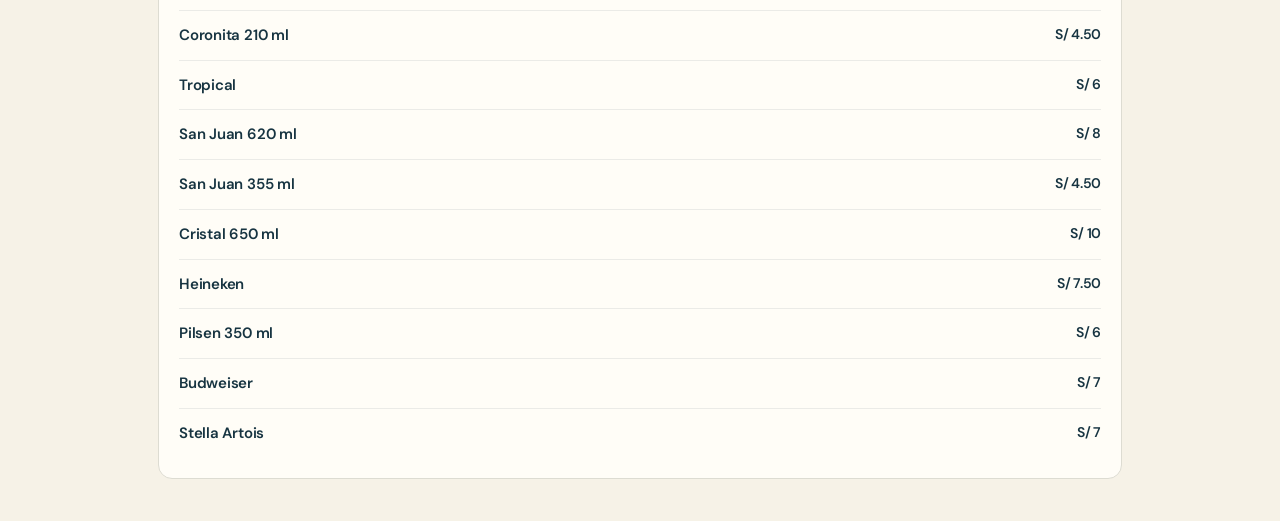
<file: carta-completa.html>
<!doctype html>
<html lang="es">
<head>
  <meta charset="utf-8">
  <meta name="viewport" content="width=device-width,initial-scale=1">
  <meta name="theme-color" content="#173441">
  <title>Agallas · Carta completa</title>
  <link rel="preconnect" href="https://fonts.googleapis.com">
  <link rel="preconnect" href="https://fonts.gstatic.com" crossorigin>
  <link href="https://fonts.googleapis.com/css2?family=Barlow+Condensed:wght@500;600;700;800&family=DM+Sans:wght@400;500;600;700&display=swap" rel="stylesheet">
  <style>
    *{box-sizing:border-box}body{max-width:1000px;margin:auto;padding:24px 18px;background:#f6f2e7;color:#173441;font:15px/1.5 Arial,sans-serif}a{color:inherit;display:inline-block;padding:12px 0}h1{margin:12px 0 0}header p{margin:4px 0 24px;color:#5e6b68}section{background:#fffdf7;border:1px solid #dddcd2;border-radius:14px;padding:20px;margin-bottom:18px}h2{margin:0;font-size:25px}h3{margin:22px 0 4px;font-size:17px}section>p{color:#5e6b68}ul{list-style:none;margin:0;padding:0}li{display:flex;justify-content:space-between;gap:18px;padding:12px 0;border-bottom:1px solid #17344116;break-inside:avoid}li:last-child{border:0}li div{min-width:0;overflow-wrap:anywhere}li p{margin:4px 0 0;color:#5e6b68;font-size:14px}li>strong{white-space:nowrap}a:focus-visible{outline:3px solid #ad6145}@media print{body{background:white;padding:0;font-size:11px}a{display:none}section{border-radius:0;background:white}h2,h3{break-after:avoid}li p{font-size:10px}}
  .group-card{border:1px solid #173441;padding:4px 16px;margin-top:22px;break-inside:avoid}.group-card h3{margin-top:12px}.group-card>p{font-size:13px;color:#5e6b68}
  /* Typography follows the identity of the digital menu. */
  html{-webkit-text-size-adjust:100%;text-size-adjust:100%}
  body{font-family:'DM Sans',Arial,sans-serif;font-size:15px;line-height:1.65;font-weight:400}
  header>a{font-size:12px;font-weight:500;letter-spacing:.02em;text-underline-offset:4px}
  h1,h2,h3{font-family:'Barlow Condensed',Impact,'Arial Narrow',sans-serif}
  h1{font-size:clamp(38px,6vw,58px);font-weight:700;line-height:1.08;letter-spacing:-.02em;text-transform:uppercase;text-wrap:balance}
  header>p{font-size:11px;line-height:1.6;font-weight:500;letter-spacing:.13em;text-transform:uppercase;margin-top:10px}
  h2{font-size:clamp(30px,4.5vw,40px);font-weight:600;line-height:1.15;letter-spacing:.015em;text-transform:uppercase;text-wrap:balance}
  h3{font-size:24px;font-weight:600;line-height:1.25;letter-spacing:.025em;text-transform:uppercase}
  section>p,.group-card>p{font-size:13px;line-height:1.75;font-weight:400}
  li div>strong{font-size:15px;font-weight:600;line-height:1.5;letter-spacing:-.015em}
  li p{font-size:13px;font-weight:400;line-height:1.7;letter-spacing:0}
  li>strong{font-size:14px;font-weight:600;line-height:1.65;letter-spacing:-.02em;font-variant-numeric:tabular-nums lining-nums}
  @media(max-width:480px){h1{font-size:40px}h2{font-size:32px}h3{font-size:23px}header>p{font-size:10px;letter-spacing:.09em}li div>strong{font-size:15px}li p{font-size:13px}}
  @media print{body{font-size:11px}h1{font-size:32px}h2{font-size:26px}h3{font-size:18px}li div>strong,li>strong{font-size:11px}li p,section>p,.group-card>p{font-size:10px}header>p{font-size:9px}}
  </style>
</head>
<body>
  <header><a href="index.html">← Volver a la carta digital</a><h1>AGALLAS · Carta completa</h1><p>Barra cevichera · Precios en soles (S/)</p></header>
  <main id="complete-menu"></main>
  <script src="menu-data.js?v=20261028-recuadros"></script>
  <script>
    const escapeText = s => String(s).replace(/[&<>"']/g, c => ({'&':'&amp;','<':'&lt;','>':'&gt;','"':'&quot;',"'":'&#39;'}[c]));
    const price = n => Number.isInteger(n) ? n : n.toFixed(2);
    document.querySelector('#complete-menu').innerHTML = MENU.map(c => '<section><h2>'+escapeText(c.name)+'</h2>'+(c.intro?'<p>'+escapeText(c.intro)+'</p>':'')+c.groups.map(g=>(g.recuadro?'<div class="group-card">':'')+(c.groups.length>1?'<h3>'+escapeText(g.name)+(g.label?' · '+escapeText(g.label):'')+'</h3>':'')+(g.descripcion?'<p>'+escapeText(g.descripcion)+'</p>':'')+'<ul>'+g.items.map(i=>'<li><div><strong>'+escapeText(i.nombre)+'</strong>'+(i.descripcion?'<p>'+escapeText(i.descripcion)+'</p>':'')+'</div><strong>S/ '+price(i.precio)+'</strong></li>').join('')+'</ul>'+(g.recuadro?'</div>':'')).join('')+'</section>').join('');
  </script>
</body>
</html>
</file>
<file: style.css>
:root{--ink:#173441;--paper:#f6f2e7;--rust:#ad6145;--muted:#5e6b68;--line:#dddcd2;--blue:#dbe5e1}*{box-sizing:border-box}html{-webkit-text-size-adjust:100%;text-size-adjust:100%;scroll-padding-top:180px}body{margin:0;color:var(--ink);font:14px/1.5 'DM Sans',Arial,sans-serif;background:#f6f1e4 url('marine-background.svg') center top/1100px repeat}button,input{font:inherit}button,a{touch-action:manipulation;-webkit-tap-highlight-color:transparent}button{cursor:pointer;color:inherit}a{color:inherit;text-decoration:none}button:focus-visible,a:focus-visible,input:focus-visible{outline:3px solid var(--rust);outline-offset:3px}[hidden]{display:none!important}svg{max-width:100%}.topline{background:var(--ink);color:var(--paper);text-align:center;padding:7px 16px;font-size:9px;letter-spacing:2px}.header{display:flex;align-items:center;justify-content:space-between;padding:20px max(6%,calc((100% - 1260px)/2));background:#f7f3e7 url('paper-grain.svg');border-bottom:1px solid var(--line)}.brand{display:inline-flex;flex-direction:column;align-items:center;font:800 40px/.85 'Barlow Condensed',Impact,sans-serif;letter-spacing:-1px}.brand span{margin-top:8px;font:600 7px/1.3 'DM Sans',sans-serif;letter-spacing:2.5px}.header nav{display:flex;gap:28px;font-size:12px}.header nav a{padding:12px 0}.nav-active{border-bottom:1px solid var(--ink)}.mobile-label{display:none}.menu-section{max-width:1400px;margin:auto;padding:28px 6%}.section-heading{display:flex;align-items:center;justify-content:space-between}.eyebrow{font-size:10px;font-weight:700;letter-spacing:1.5px;color:var(--rust)}h1,h2,h3,.side-title{font-family:'Barlow Condensed',Impact,sans-serif}h1{font-size:50px;line-height:1;margin:8px 0 24px}h1 span{color:var(--rust);margin-left:18px}.menu-note{font-size:12px;line-height:1.7;color:var(--muted);text-align:right}.menu-tools{position:sticky;top:0;z-index:10;display:flex;flex-direction:column;gap:12px;padding:12px 0;margin-bottom:24px;background:#f7f3e7 url('paper-grain.svg');border-block:1px solid var(--line)}.categories{display:flex;gap:6px;overflow-x:auto;scrollbar-width:none;min-width:0}.categories::-webkit-scrollbar{display:none}.categories button{flex-shrink:0;border:1px solid var(--line);border-radius:24px;min-height:44px;padding:10px 17px;background:#fffcf6;font-size:12px;font-weight:600;white-space:nowrap}.categories button.active{background:var(--ink);border-color:var(--ink);color:white}.categories button:hover:not(.active){background:var(--blue)}.category-hint{display:none}.search{display:flex;align-items:center;gap:10px;border:1px solid #d5dad3;border-radius:12px;padding:0 14px;background:#fffdf7;max-width:460px;width:100%;order:-1}.search svg{width:20px;flex-shrink:0}.search input{width:100%;min-width:0;min-height:46px;border:0;background:transparent;color:var(--ink);font-size:16px}.search input::placeholder{color:#74817c}.menu-layout{display:grid;grid-template-columns:180px minmax(0,1fr);gap:36px}.menu-content{min-width:0}.menu-sidebar{padding-top:10px}.side-title{font-size:36px;line-height:1.05;font-weight:600}.side-title em{font-style:normal;color:var(--rust)}.menu-sidebar svg{width:130px;margin:24px 0 10px;color:#729093}.menu-sidebar p{font-size:12px;color:var(--muted)}.side-rule{height:1px;width:45px;background:var(--line);margin:24px 0}.menu-sidebar small{font-size:9px;display:block;letter-spacing:1px}.menu-sidebar>a{display:inline-flex;align-items:center;min-height:44px;font-size:11px;text-decoration:underline}.category-section{background:#fffdf7e8;border:1px solid #e1e1d5;border-radius:18px;padding:24px;margin-bottom:20px;box-shadow:0 4px 20px #17344104}.category-title{display:flex;align-items:center;justify-content:space-between;gap:12px}.category-title h3{font-size:32px;line-height:1.1;margin:0;text-transform:uppercase}.category-title>span{font-size:10px;white-space:nowrap;padding:5px 9px;border-radius:20px;background:#eaf0e9;color:#476058}.category-intro{font-size:13px;color:var(--muted);margin:8px 0 12px;line-height:1.6}.group-title{display:flex;align-items:center;gap:12px;border-bottom:1px solid var(--line);padding-bottom:9px;margin-top:22px}.group-title h4{font:600 21px 'Barlow Condensed',sans-serif;text-transform:uppercase;margin:0}.group-title span{font-size:12px;color:var(--rust)}.item-grid{display:grid;grid-template-columns:repeat(2,minmax(0,1fr));column-gap:28px}.menu-item{display:grid;grid-template-columns:minmax(0,1fr) auto;align-items:start;gap:16px;padding:18px 0;border-bottom:1px solid #17344116}.item-copy{min-width:0;overflow-wrap:anywhere}.item-copy h5{font-size:15px;font-weight:700;line-height:1.45;margin:0 0 5px}.item-copy p{font-size:13px;line-height:1.6;margin:0;color:var(--muted)}.item-price{font-size:14px;font-weight:700;white-space:nowrap;background:#eef1e9;padding:5px 8px;border-radius:7px}.item-grid .menu-item:last-child{border-bottom:0}#results-note{font-size:13px;color:var(--muted);margin:0 0 14px}#results-note:empty{display:none}.empty{text-align:center;padding:40px 18px;background:#fffdf7;border-radius:18px}.empty h3{font-size:30px;margin:0 0 12px}.empty p{color:var(--muted)}.empty button,#show-rounds{min-height:44px;border:0;border-radius:10px;background:var(--ink);color:white;padding:12px 18px}.sharing-banner{max-width:1230px;margin:12px auto 30px;background:#dbe5e1 url('marine-background.svg') center/700px;border-radius:18px;padding:28px;display:flex;gap:28px;align-items:center}.sharing-star{font-size:60px;color:var(--rust)}.sharing-banner h2{font-size:32px;line-height:1.1;margin:8px 0}.sharing-banner>div:last-child{margin-left:auto}.sharing-banner p{font-size:13px;color:var(--muted)}#show-rounds span{margin-left:20px}footer{max-width:1230px;margin:auto;padding:24px 0 32px;border-top:1px solid var(--line);display:flex;align-items:center;justify-content:space-between;gap:20px}footer .brand{font-size:30px}footer p,.footer-original{font-size:12px}footer>span{font-size:9px;letter-spacing:1px}.footer-original{display:inline-flex;align-items:center;min-height:44px;text-decoration:underline}.mobile-nav{display:none}.category-picker{border:0;border-radius:24px;margin:auto;padding:22px;background:#fffdf7;color:var(--ink);width:min(440px,calc(100% - 24px));max-height:85dvh;overflow-y:auto;overscroll-behavior:contain}.category-picker::backdrop{background:#102c3b77;backdrop-filter:blur(4px)}body:has(.category-picker[open]){overflow:hidden}.picker-heading{display:flex;align-items:center;justify-content:space-between;margin-bottom:10px}.picker-heading h2{font-size:30px;margin:0}.picker-heading button{width:44px;height:44px;border:0;border-radius:50%;background:#eef1e9;font-size:26px}.picker-options{display:grid;gap:6px}.picker-options button{display:flex;align-items:center;justify-content:space-between;text-align:left;padding:14px;min-height:50px;background:#f2f4ed;border:1px solid transparent;border-radius:12px;font-weight:600}.picker-options button[aria-pressed=true]{background:var(--ink);color:white}.picker-options button span{font-size:11px;font-weight:400}.picker-handle{display:none}@media(max-width:1100px){.menu-layout{grid-template-columns:1fr}.menu-sidebar{display:none}.sharing-banner,footer{margin-inline:6%}}@media(prefers-reduced-motion:reduce){*{scroll-behavior:auto!important;transition:none!important}}
</file>
<file: responsive.css>
@media(max-width:760px){
 :root{--header-height:70px}
 body{padding-bottom:calc(80px + env(safe-area-inset-bottom,0px));background-size:560px}
 .topline{display:none}
 .header{position:sticky;top:0;z-index:20;height:var(--header-height);padding:12px max(20px,env(safe-area-inset-left,0px));box-shadow:0 2px 12px #17344106}
 .header .brand{font-size:34px}.brand span{font-size:6px;letter-spacing:2px}
 .header nav{display:none}.mobile-label{display:block;text-align:right;font-size:12px;font-weight:600}.mobile-label small{display:block;font-size:10px;color:var(--muted);font-weight:400;margin-top:2px}
 .menu-section{padding:20px 16px 8px}.section-heading{align-items:start}.eyebrow{font-size:9px;letter-spacing:1.4px}h1{font-size:36px;margin:6px 0 18px}h1 span{font-size:28px;margin-left:10px}.menu-note{display:none}
 .menu-tools{top:var(--header-height);margin:0 -16px 18px;padding:10px 16px 12px;gap:10px;border-top:0;box-shadow:0 5px 10px #17344105}
 .search{max-width:none;border-radius:13px}.search input{min-height:46px}
 .categories{margin-inline:-16px;padding-inline:16px;scroll-padding-inline:16px}.categories button{font-size:12px;padding:10px 15px;min-height:42px}
 .category-section{padding:18px 16px 2px;border-radius:16px;margin-bottom:16px}.category-title h3{font-size:29px}.category-title>span{font-size:10px}.category-intro{font-size:13px;line-height:1.6;margin:8px 0 4px}
 .item-grid{grid-template-columns:minmax(0,1fr)}.menu-item{padding:16px 0;gap:12px}.item-copy h5{font-size:16px;line-height:1.4}.item-copy p{font-size:14px;line-height:1.55}.item-price{font-size:14px;padding:5px 7px}.group-title{margin-top:18px}.group-title h4{font-size:21px}
 .sharing-banner{margin:0 16px 20px;padding:22px;gap:16px;flex-wrap:wrap}.sharing-star{font-size:42px}.sharing-banner h2{font-size:28px}.sharing-banner .eyebrow{font-size:8px}.sharing-banner>div:last-child{margin:0;width:100%}.sharing-banner p{margin-top:0}#show-rounds{width:100%;display:flex;justify-content:space-between}
 footer{margin:0 20px;padding:22px 0;flex-wrap:wrap;gap:14px}footer p{display:none}footer>span{width:100%;font-size:9px}
 .mobile-nav{position:fixed;bottom:0;left:0;right:0;z-index:30;display:grid;grid-template-columns:repeat(3,minmax(0,1fr));padding:8px max(12px,env(safe-area-inset-left,0px)) calc(8px + env(safe-area-inset-bottom,0px));background:#fffdf7f5;border-top:1px solid #dce1d7;box-shadow:0 -5px 24px #17344109;backdrop-filter:blur(16px)}
 .mobile-nav button{display:flex;flex-direction:column;align-items:center;justify-content:center;gap:4px;min-height:52px;border:0;border-radius:12px;background:transparent;color:#60716c;font-size:11px;font-weight:600}.mobile-nav button:first-child{color:var(--ink);background:#e9efe6}.mobile-nav svg{width:21px;height:21px;fill:none;stroke:currentColor;stroke-width:1.7;stroke-linecap:round;stroke-linejoin:round}
 .category-picker{inset:auto 0 0;margin:0 auto;width:100%;max-width:520px;border-radius:24px 24px 0 0;padding:10px 20px calc(24px + env(safe-area-inset-bottom,0px))}.picker-handle{display:block;width:36px;height:4px;border-radius:4px;background:#ccd4ca;margin:0 auto 14px}.picker-options button{min-height:51px}.picker-heading{margin-bottom:12px}
}
@media(max-width:360px){.menu-section{padding-inline:12px}.menu-tools{margin-inline:-12px;padding-inline:12px}.category-section{padding-inline:12px}.category-title h3{font-size:26px}.item-copy h5{font-size:15px}.item-copy p{font-size:13px}.item-price{font-size:13px}.sharing-banner{margin-inline:12px}}
/* A gentle directional cue appears only while more categories remain. */
.category-hint{display:flex;align-items:center;align-self:flex-end;gap:10px;min-height:32px;margin:-7px 2px -6px;padding:4px 6px;border:0;background:transparent;color:var(--rust);font-size:11px;font-weight:600;letter-spacing:.15px}
.category-hint span{display:grid;place-items:center;width:25px;height:23px;border-radius:20px;background:#ad614514;font-size:19px;line-height:1;animation:category-nudge 1.8s ease-in-out infinite}
@keyframes category-nudge{0%,100%{transform:translateX(-3px);opacity:.65}50%{transform:translateX(3px);opacity:1}}
@media(prefers-reduced-motion:reduce){.category-hint span{animation:none}}
/* Framed closing sections follow the printed menu. */
.group-card{margin:24px 0 18px;padding:4px 18px 2px;border:1.5px solid var(--ink);border-radius:4px;background:#f6f2e780}
.group-card .group-title{justify-content:space-between;align-items:baseline;border:0;margin:12px 0 8px;padding:0;gap:12px}
.group-card .group-title h4{font:600 27px/1.15 'Barlow Condensed',Impact,sans-serif;letter-spacing:.2px}
.group-card .group-title>span{font:600 22px 'Barlow Condensed',Impact,sans-serif;white-space:nowrap;color:var(--ink)}
.group-description{margin:0 0 4px;font-size:13px;line-height:1.6;color:var(--muted)}
.group-card .menu-item{border-bottom-color:#17344124}.group-card .item-grid{grid-template-columns:minmax(0,1fr)}
@media(max-width:760px){.group-card{margin:22px 0 16px;padding:3px 12px 0}.group-card .group-title h4{font-size:25px}.group-card .group-title>span{font-size:21px}.group-card .menu-item{gap:10px;padding-block:14px}.group-description{font-size:13px}}
/* Full photos inside a rounded, responsive frame. */
.photo-gallery{position:relative;max-width:1000px;margin:12px auto 30px;border-radius:24px;overflow:hidden;isolation:isolate;background:#173441;box-shadow:0 10px 32px #17344114}
.gallery-stage{position:relative;aspect-ratio:1200/802;touch-action:pan-y pinch-zoom}
.gallery-slide{position:absolute;inset:0;margin:0;opacity:0;transition:opacity .65s ease;pointer-events:none}.gallery-slide.is-active{opacity:1;z-index:1}
.gallery-slide img{display:block;width:100%;height:100%;object-fit:contain;user-select:none;-webkit-user-drag:none}
.photo-gallery button{display:grid;place-items:center;min-width:44px;min-height:44px;border:1px solid #ffffff59;color:white;background:#17344199;backdrop-filter:blur(8px);border-radius:50%;padding:0;line-height:1;box-shadow:0 2px 10px #0001}
.photo-gallery button:focus-visible{outline:3px solid white;outline-offset:3px}
.gallery-arrow{position:absolute;top:50%;transform:translateY(-50%);z-index:3;font-size:34px}.gallery-prev{left:14px}.gallery-next{right:14px}
.gallery-play{position:absolute;right:14px;top:14px;z-index:3;font-size:20px}
.gallery-controls{position:absolute;bottom:0;left:0;right:0;z-index:2;display:flex;align-items:center;justify-content:center;gap:12px;padding:20px 16px 12px;background:linear-gradient(transparent,#102c3b80);color:white;font-size:12px;pointer-events:none}
.gallery-dots{display:flex;pointer-events:auto}.photo-gallery .gallery-dots button{position:relative;background:none;border:0;box-shadow:none;backdrop-filter:none;min-width:36px;min-height:36px}
.gallery-dots button::after{content:'';width:7px;height:7px;border-radius:8px;background:#ffffff88;transition:width .25s ease,background .25s ease}.gallery-dots button[aria-pressed=true]::after{width:22px;background:white}
@media(max-width:1100px){.photo-gallery{margin-inline:6%}}
@media(max-width:760px){.photo-gallery{margin:0 16px 22px;border-radius:18px}.gallery-prev{left:8px}.gallery-next{right:8px}.gallery-play{right:8px;top:8px}.photo-gallery .gallery-arrow{font-size:30px}.gallery-controls{padding:14px 12px 3px}}
@media(max-width:360px){.photo-gallery{margin-inline:12px}}
@media(prefers-reduced-motion:reduce){.gallery-slide,.gallery-dots button::after{transition:none}}
footer{flex-wrap:wrap}.footer-credits{flex-basis:100%;display:flex;align-items:center;justify-content:space-between;gap:8px 24px;flex-wrap:wrap;border-top:1px solid var(--line);margin-top:4px;padding-top:10px;color:var(--muted);font-size:11px;line-height:1.6}.footer-credits a{display:inline-flex;align-items:center;min-height:44px;font-weight:700;color:var(--ink);text-decoration:underline;text-underline-offset:3px}
@media(max-width:760px){.footer-credits{display:block;padding-top:14px}.footer-credits>span{display:block}.footer-credits>span+span{margin-top:2px}}
</file>
